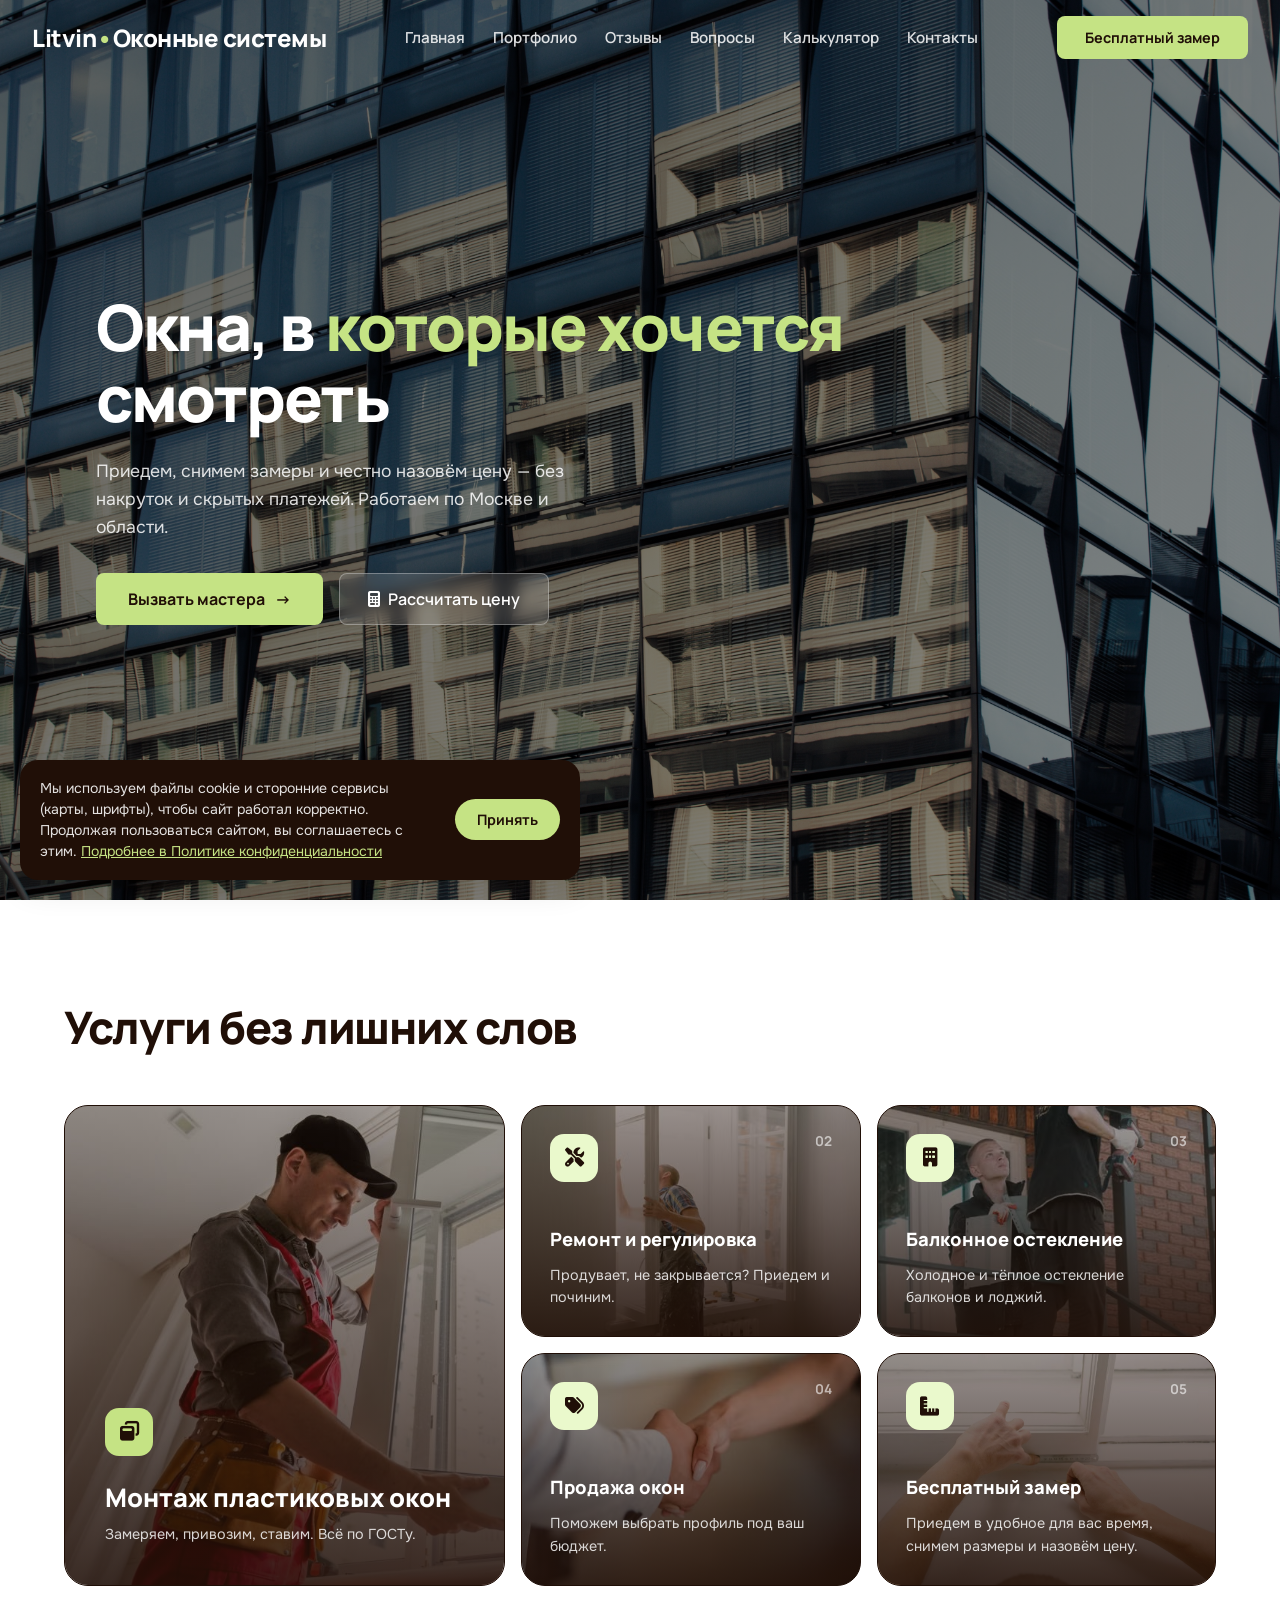
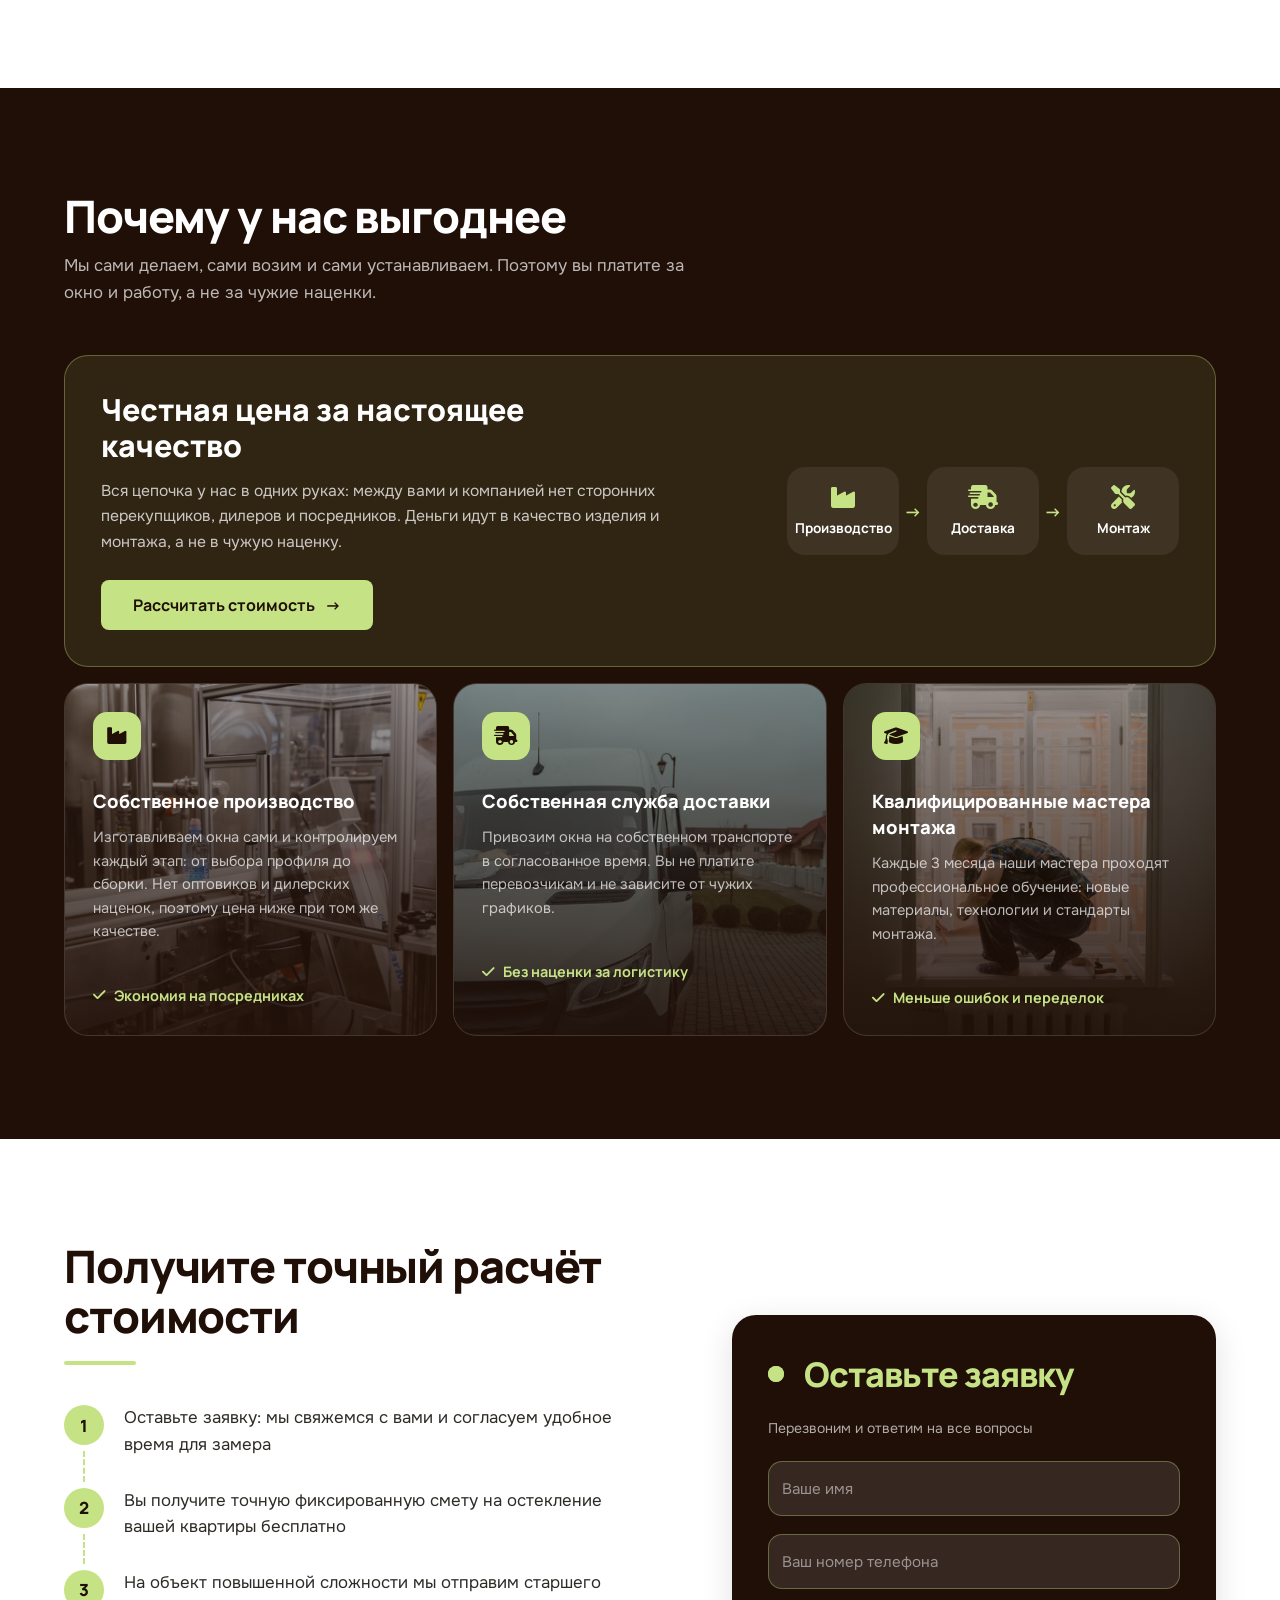
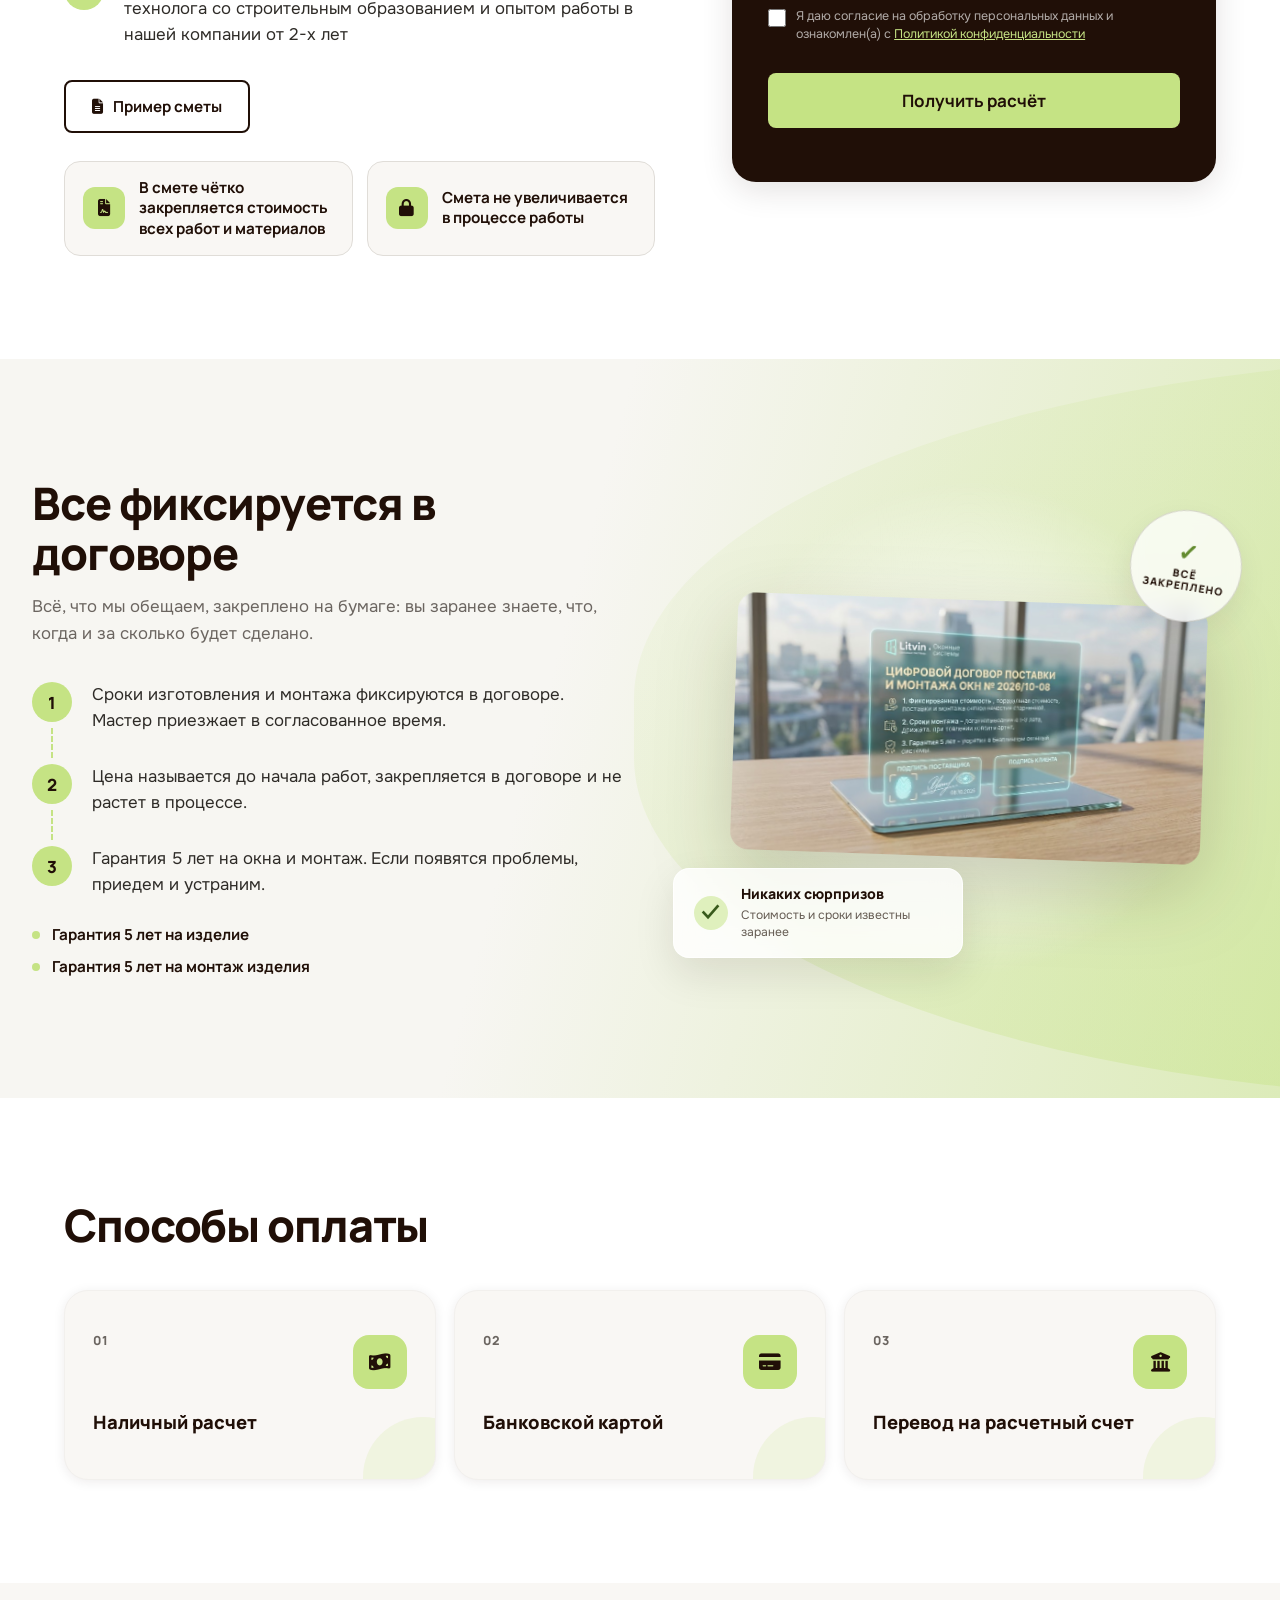
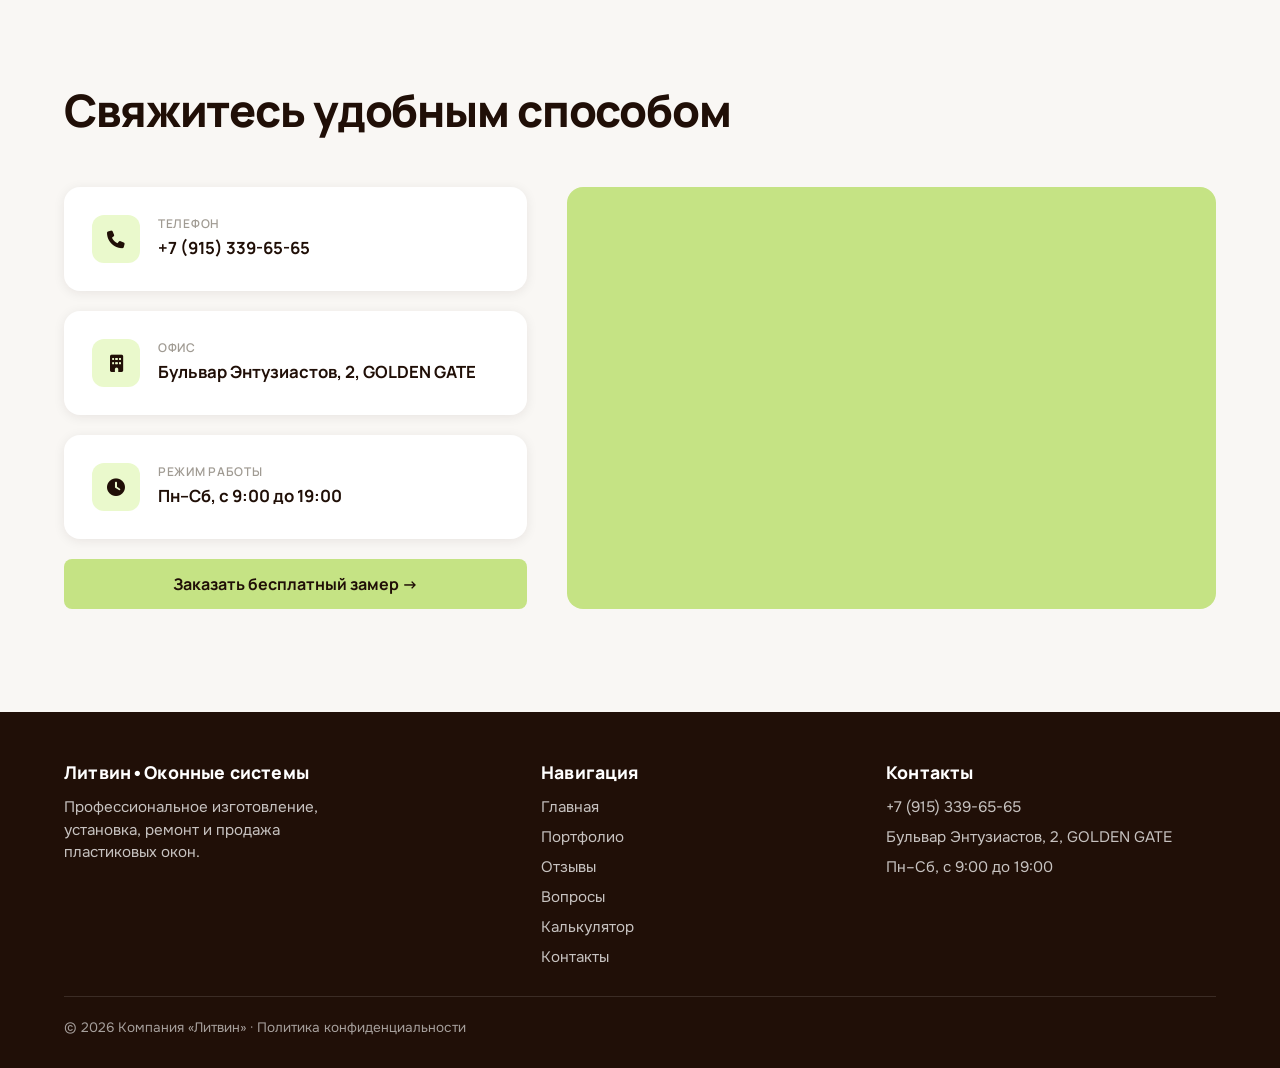
<file: index.html>
<!DOCTYPE html>
<html lang="ru">
<head>
  <meta charset="UTF-8" />
  <meta name="viewport" content="width=device-width, initial-scale=1.0" />
  <title>Окна — Профессиональный монтаж</title>
  
  <link rel="preconnect" href="https://fonts.googleapis.com" />
  <link rel="preconnect" href="https://fonts.gstatic.com" crossorigin />
  <link href="https://fonts.googleapis.com/css2?family=Manrope:wght@300;400;500;600;700;800&family=Onest:wght@300;400;500;600;700&display=swap" rel="stylesheet" />
  <link rel="stylesheet" href="https://cdnjs.cloudflare.com/ajax/libs/font-awesome/6.5.0/css/all.min.css" />
  <link rel="stylesheet" href="css/style.css" />
</head>
<body>

  <!-- Лоудер -->
  <div class="loader-wrapper" id="loaderWrapper">
    <div class="loader">
      <div class="truckWrapper">
        <div class="truckBody">
          <svg xmlns="http://www.w3.org/2000/svg" fill="none" viewBox="0 0 198 93" class="trucksvg">
            <path stroke-width="3" stroke="#282828" fill="#F83D3D" d="M135 22.5H177.264C178.295 22.5 179.22 23.133 179.594 24.0939L192.33 56.8443C192.442 57.1332 192.5 57.4404 192.5 57.7504V89C192.5 90.3807 191.381 91.5 190 91.5H135C133.619 91.5 132.5 90.3807 132.5 89V25C132.5 23.6193 133.619 22.5 135 22.5Z"></path>
            <path stroke-width="3" stroke="#282828" fill="#7D7C7C" d="M146 33.5H181.741C182.779 33.5 183.709 34.1415 184.078 35.112L190.538 52.112C191.16 53.748 189.951 55.5 188.201 55.5H146C144.619 55.5 143.5 54.3807 143.5 53V36C143.5 34.6193 144.619 33.5 146 33.5Z"></path>
            <path stroke-width="2" stroke="#282828" fill="#282828" d="M150 65C150 65.39 149.763 65.8656 149.127 66.2893C148.499 66.7083 147.573 67 146.5 67C145.427 67 144.501 66.7083 143.873 66.2893C143.237 65.8656 143 65.39 143 65C143 64.61 143.237 64.1344 143.873 63.7107C144.501 63.2917 145.427 63 146.5 63C147.573 63 148.499 63.2917 149.127 63.7107C149.763 64.1344 150 64.61 150 65Z"></path>
            <rect stroke-width="2" stroke="#282828" fill="#FFFCAB" rx="1" height="7" width="5" y="63" x="187"></rect>
            <rect stroke-width="2" stroke="#282828" fill="#282828" rx="1" height="11" width="4" y="81" x="193"></rect>
            <rect stroke-width="3" stroke="#282828" fill="#DFDFDF" rx="2.5" height="90" width="121" y="1.5" x="6.5"></rect>
            <rect stroke-width="2" stroke="#282828" fill="#DFDFDF" rx="2" height="4" width="6" y="84" x="1"></rect>
          </svg>
        </div>
        <div class="truckTires">
          <svg xmlns="http://www.w3.org/2000/svg" fill="none" viewBox="0 0 30 30" class="tiresvg">
            <circle stroke-width="3" stroke="#282828" fill="#282828" r="13.5" cy="15" cx="15"></circle>
            <circle fill="#DFDFDF" r="7" cy="15" cx="15"></circle>
          </svg>
          <svg xmlns="http://www.w3.org/2000/svg" fill="none" viewBox="0 0 30 30" class="tiresvg">
            <circle stroke-width="3" stroke="#282828" fill="#282828" r="13.5" cy="15" cx="15"></circle>
            <circle fill="#DFDFDF" r="7" cy="15" cx="15"></circle>
          </svg>
        </div>
        <div class="road"></div>
        <svg xml:space="preserve" viewBox="0 0 453.459 453.459" xmlns="http://www.w3.org/2000/svg" id="Capa_1" version="1.1" fill="#000000" class="lampPost">
          <path d="M252.882,0c-37.781,0-68.686,29.953-70.245,67.358h-6.917v8.954c-26.109,2.163-45.463,10.011-45.463,19.366h9.993c-1.65,5.146-2.507,10.54-2.507,16.017c0,28.956,23.558,52.514,52.514,52.514c28.956,0,52.514-23.558,52.514-52.514c0-5.478-0.856-10.872-2.506-16.017h9.992c0-9.354-19.352-17.204-45.463-19.366v-8.954h-6.149C200.189,38.779,223.924,16,252.882,16c29.952,0,54.32,24.368,54.32,54.32c0,28.774-11.078,37.009-25.105,47.437c-17.444,12.968-37.216,27.667-37.216,78.884v113.914h-0.797c-5.068,0-9.174,4.108-9.174,9.177c0,2.844,1.293,5.383,3.321,7.066c-3.432,27.933-26.851,95.744-8.226,115.459v11.202h45.75v-11.202c18.625-19.715-4.794-87.527-8.227-115.459c2.029-1.683,3.322-4.223,3.322-7.066c0-5.068-4.107-9.177-9.176-9.177h-0.795V196.641c0-43.174,14.942-54.283,30.762-66.043c14.793-10.997,31.559-23.461,31.559-60.277C323.202,31.545,291.656,0,252.882,0z M232.77,111.694c0,23.442-19.071,42.514-42.514,42.514c-23.442,0-42.514-19.072-42.514-42.514c0-5.531,1.078-10.957,3.141-16.017h78.747C231.693,100.736,232.77,106.162,232.77,111.694z"></path>
        </svg>
      </div>
    </div>
  </div>

  <!-- Мобильное меню -->
  <div class="menu-overlay" id="menuOverlay"></div>
  <div class="mobile-menu" id="mobileMenu">
    <a href="index.html">Главная</a>
    <a href="portfolio.html">Портфолио</a>
    <a href="reviews.html">Отзывы</a>
    <a href="faq.html">Вопросы</a>
    <a href="calculator.html">Калькулятор</a>
    <a href="#contacts">Контакты</a>
    <button class="nav-cta mobile-cta" onclick="openLeadModal()">Бесплатный замер</button>
  </div>

  <!-- Шапка -->
  <header id="header">
    <div class="nav-container">
      <div class="nav-logo">
        <a href="#">Litvin<span>•</span>Оконные системы</a>
      </div>
      
      <nav class="nav-links">
        <a href="index.html">Главная</a>
        <a href="portfolio.html">Портфолио</a>
        <a href="reviews.html">Отзывы</a>
        <a href="faq.html">Вопросы</a>
        <a href="calculator.html">Калькулятор</a>
        <a href="#contacts">Контакты</a>
      </nav>
      
      <button class="nav-cta" onclick="openLeadModal()">Бесплатный замер</button>
      <button class="hamburger" id="menuOpen" aria-label="Меню"><i class="fa fa-bars"></i></button>
    </div>
  </header>

  <!-- Герой -->
  <section id="hero">
    <div class="hero-overlay"></div>
    <div class="hero-content">
      <div class="hero-text">
        <h1>Окна, в <span>которые хочется</span><br/> смотреть</h1>
        <p>Приедем, снимем замеры и честно назовём цену — без накруток и скрытых платежей. Работаем по Москве и области.</p>
        <div class="hero-btns">
          <button class="btn-primary" onclick="openLeadModal()">Вызвать мастера <span class="arrow">→</span></button>
          <a href="calculator.html" class="btn-secondary"><i class="fa fa-calculator"></i> Рассчитать цену</a>
        </div>
      </div>
    </div>
  </section>

  <!-- Услуги -->
  <section id="services">
    <div class="section-inner">
      <h2 class="section-title reveal">Услуги без лишних слов</h2>
      <div class="services-grid">
        <div class="service-card featured reveal" data-photo="montazh">
          <div class="service-icon"><i class="fa fa-window-restore"></i></div>
          <div>
            <div class="service-name">Монтаж пластиковых окон</div>
            <div class="service-desc">Замеряем, привозим, ставим. Всё по ГОСТу.</div>
          </div>
          <div class="service-num">01</div>
        </div>
        <div class="service-card reveal" data-photo="remont">
          <div class="service-icon"><i class="fa fa-screwdriver-wrench"></i></div>
          <div class="service-name">Ремонт и регулировка</div>
          <div class="service-desc">Продувает, не закрывается? Приедем и починим.</div>
          <div class="service-num">02</div>
        </div>
        <div class="service-card reveal" data-photo="balkon">
          <div class="service-icon"><i class="fa fa-building"></i></div>
          <div class="service-name">Балконное остекление</div>
          <div class="service-desc">Холодное и тёплое остекление балконов и лоджий.</div>
          <div class="service-num">03</div>
        </div>
        <div class="service-card reveal" data-photo="prodazha">
          <div class="service-icon"><i class="fa fa-tags"></i></div>
          <div class="service-name">Продажа окон</div>
          <div class="service-desc">Поможем выбрать профиль под ваш бюджет.</div>
          <div class="service-num">04</div>
        </div>
        <div class="service-card reveal" data-photo="zamer">
          <div class="service-icon"><i class="fa fa-ruler-combined"></i></div>
          <div class="service-name">Бесплатный замер</div>
          <div class="service-desc">Приедем в удобное для вас время, снимем размеры и назовём цену.</div>
          <div class="service-num">05</div>
        </div>
      </div>
    </div>
  </section>

  <!-- Преимущества -->
  <section id="advantages">
    <div class="section-inner">
      <h2 class="section-title reveal">Почему у нас выгоднее</h2>
      <p class="adv-lead reveal">Мы сами делаем, сами возим и сами устанавливаем. Поэтому вы платите за окно и работу, а не за чужие наценки.</p>

      <div class="adv-grid">
        <div class="adv-card adv-main reveal">
          <div class="adv-main-text">
            <div class="adv-main-title">Честная цена за настоящее качество</div>
            <p>Вся цепочка у нас в одних руках: между вами и компанией нет сторонних перекупщиков, дилеров и посредников. Деньги идут в качество изделия и монтажа, а не в чужую наценку.</p>
            <a href="calculator.html" class="btn-primary">Рассчитать стоимость <span class="arrow">→</span></a>
          </div>
          <div class="adv-chain" aria-label="Производство, доставка, монтаж">
            <div class="adv-step"><i class="fa fa-industry"></i><span>Производство</span></div>
            <div class="adv-step"><i class="fa fa-truck-fast"></i><span>Доставка</span></div>
            <div class="adv-step"><i class="fa fa-screwdriver-wrench"></i><span>Монтаж</span></div>
          </div>
        </div>

        <div class="adv-card reveal" data-photo="proizvodstvo">
          <div class="adv-icon"><i class="fa fa-industry"></i></div>
          <div class="adv-name">Собственное производство</div>
          <div class="adv-desc">Изготавливаем окна сами и контролируем каждый этап: от выбора профиля до сборки. Нет оптовиков и дилерских наценок, поэтому цена ниже при том же качестве.</div>
          <div class="adv-benefit"><i class="fa fa-check"></i> Экономия на посредниках</div>
        </div>

        <div class="adv-card reveal" data-photo="dostavka">
          <div class="adv-icon"><i class="fa fa-truck-fast"></i></div>
          <div class="adv-name">Собственная служба доставки</div>
          <div class="adv-desc">Привозим окна на собственном транспорте в согласованное время. Вы не платите перевозчикам и не зависите от чужих графиков.</div>
          <div class="adv-benefit"><i class="fa fa-check"></i> Без наценки за логистику</div>
        </div>

        <div class="adv-card reveal" data-photo="montazhniki">
          <div class="adv-icon"><i class="fa fa-graduation-cap"></i></div>
          <div class="adv-name">Квалифицированные мастера монтажа</div>
          <div class="adv-desc">Каждые 3 месяца наши мастера проходят профессиональное обучение: новые материалы, технологии и стандарты монтажа.</div>
          <div class="adv-benefit"><i class="fa fa-check"></i> Меньше ошибок и переделок</div>
        </div>
      </div>
    </div>
  </section>

  <!-- Заявка на расчёт -->
  <section id="quote">
    <div class="section-inner quote-grid">
      <div class="quote-info">
        <h2 class="section-title reveal">Получите точный расчёт стоимости</h2>
        <span class="quote-line reveal"></span>
        <ol class="quote-steps">
          <li class="quote-step reveal">
            <span class="quote-num">1</span>
            <p>Оставьте заявку: мы свяжемся с вами и согласуем удобное время для замера</p>
          </li>
          <li class="quote-step reveal">
            <span class="quote-num">2</span>
            <p>Вы получите точную фиксированную смету на остекление вашей квартиры бесплатно</p>
          </li>
          <li class="quote-step reveal">
            <span class="quote-num">3</span>
            <p>На объект повышенной сложности мы отправим старшего технолога со строительным образованием и опытом работы в нашей компании от 2-х лет</p>
          </li>
        </ol>

        <!-- Пример сметы: положите файл в папку docs/ (имя можно поменять здесь) -->
        <a class="btn-outline quote-sample reveal" href="docs/primer-smety.pdf" target="_blank" rel="noopener">
          <i class="fa fa-file-lines"></i> Пример сметы
        </a>

        <div class="quote-guarantees">
          <div class="quote-guarantee reveal">
            <i class="fa fa-file-contract"></i>
            <span>В смете чётко закрепляется стоимость всех работ и материалов</span>
          </div>
          <div class="quote-guarantee reveal">
            <i class="fa fa-lock"></i>
            <span>Смета не увеличивается в процессе работы</span>
          </div>
        </div>
      </div>

      <div class="quote-card reveal">
        <form class="form" id="quoteForm" novalidate>
          <p class="title">Оставьте заявку</p>
          <p class="message">Перезвоним и ответим на все вопросы</p>

          <label>
            <input class="input" type="text" id="quoteName" placeholder=" " autocomplete="name" required>
            <span>Ваше имя</span>
          </label>

          <label>
            <input class="input" type="tel" id="quotePhone" placeholder=" " autocomplete="tel" required>
            <span>Ваш номер телефона</span>
          </label>

          <label class="consent">
            <input type="checkbox" id="quoteConsent" required>
            <span>Я даю согласие на обработку персональных данных и ознакомлен(а) с <a href="privacy.html" target="_blank" rel="noopener">Политикой конфиденциальности</a></span>
          </label>

          <button type="submit" class="submit">Получить расчёт</button>
          <div class="form-notification-slot" id="quoteNotice"></div>
        </form>
      </div>
    </div>
  </section>
  <!-- Договор -->
  <section id="contract">
    <div class="contract-layout">
      <div class="contract-content">
        <h2 class="section-title reveal">Все фиксируется в договоре</h2>
        <p class="contract-lead reveal">Всё, что мы обещаем, закреплено на бумаге: вы заранее знаете, что, когда и за сколько будет сделано.</p>

        <div class="contract-info">
          <div class="contract-point reveal">
            <span class="contract-num">1</span>
            <p>Сроки изготовления и монтажа фиксируются в договоре. Мастер приезжает в согласованное время.</p>
          </div>
          <div class="contract-point reveal">
            <span class="contract-num">2</span>
            <p>Цена называется до начала работ, закрепляется в договоре и не растет в процессе.</p>
          </div>
          <div class="contract-point reveal">
            <span class="contract-num">3</span>
            <p>Гарантия 5 лет на окна и монтаж. Если появятся проблемы, приедем и устраним.</p>
          </div>
        </div>

        <ul class="contract-list reveal">
          <li><span class="contract-bullet"></span><span>Гарантия 5 лет на изделие</span></li>
          <li><span class="contract-bullet"></span><span>Гарантия 5 лет на монтаж изделия</span></li>
        </ul>
      </div>
      <div class="contract-visual" aria-label="Образец договора компании">
        <div class="contract-visual-glow"></div>
        <img src="images/doc.jpg" alt="Документ договора" class="contract-document" loading="lazy">
        <div class="contract-stamp"><span class="contract-stamp-check">✓</span><span>ВСЁ<br>ЗАКРЕПЛЕНО</span></div>
        <div class="contract-note"><span class="contract-note-mark">✓</span><span><strong>Никаких сюрпризов</strong><small>Стоимость и сроки известны заранее</small></span></div>
      </div>
    </div>
  </section>
  
  <!-- Способы оплаты -->
  <section id="payment">
    <div class="section-inner">
      <h2 class="section-title reveal">Способы оплаты</h2>
            <div class="payment-grid">
        <article class="payment-card reveal">
          <div class="payment-card-top">
            <span class="payment-num">01</span>
            <div class="payment-icon"><i class="fa fa-money-bill-wave"></i></div>
          </div>
          <h3>Наличный расчет</h3>
          
        </article>

        <article class="payment-card reveal">
          <div class="payment-card-top">
            <span class="payment-num">02</span>
            <div class="payment-icon"><i class="fa fa-credit-card"></i></div>
          </div>
          <h3>Банковской картой</h3>
          
        </article>

        <article class="payment-card reveal">
          <div class="payment-card-top">
            <span class="payment-num">03</span>
            <div class="payment-icon"><i class="fa fa-building-columns"></i></div>
          </div>
          <h3>Перевод на расчетный счет</h3>
          
        </article>
      </div>
    </div>
  </section>

  <!-- Контакты -->
  <section id="contacts">
    <div class="section-inner">
      <h2 class="section-title reveal">Свяжитесь удобным способом</h2>
      <div class="contacts-grid">
        <div class="contact-info">
          <div class="contact-block">
            <div class="ci-icon"><i class="fa fa-phone"></i></div>
            <div>
              <div class="ci-label">Телефон</div>
              <a class="ci-value" href="tel:+79153396565">+7 (915) 339-65-65</a>
            </div>
          </div>
          <div class="contact-block">
            <div class="ci-icon"><i class="fa fa-building"></i></div>
            <div>
              <div class="ci-label">Офис</div>
              <span class="ci-value">Бульвар Энтузиастов, 2, GOLDEN GATE</span>
           
            </div>
          </div>
          <div class="contact-block">
            <div class="ci-icon"><i class="fa fa-clock"></i></div>
            <div>
              <div class="ci-label">Режим работы</div>
              <span class="ci-value">Пн–Сб, с 9:00 до 19:00</span>
            </div>
          </div>
          <button class="btn-primary" style="width:100%;justify-content:center;" onclick="openLeadModal()">Заказать бесплатный замер →</button>
        </div>
        <div class="map-wrap">
          <iframe
            src="https://yandex.ru/map-widget/v1/?ll=37.682317%2C55.746233&z=17&pt=37.682317%2C55.746233%2Cpm2rdm"
            title="Карта: Бульвар Энтузиастов, 2, GOLDEN GATE"
            loading="lazy"
            referrerpolicy="no-referrer-when-downgrade"
            allowfullscreen></iframe>
        </div>
      </div>
    </div>
  </section>

  <!-- Футер -->
  <footer class="site-footer">
    <div class="sf-inner">
      <div class="sf-grid">
        <div class="sf-col sf-brand">
          <div class="sf-title">Литвин•Оконные системы</div>
          <p>Профессиональное изготовление, установка, ремонт и продажа пластиковых окон.</p>
        </div>

        <nav class="sf-col" aria-label="Навигация по сайту">
          <div class="sf-title">Навигация</div>
          <ul class="sf-list">
            <li><a href="index.html#hero">Главная</a></li>
            <li><a href="portfolio.html">Портфолио</a></li>
            <li><a href="reviews.html">Отзывы</a></li>
            <li><a href="faq.html">Вопросы</a></li>
            <li><a href="calculator.html">Калькулятор</a></li>
            <li><a href="index.html#contacts">Контакты</a></li>
          </ul>
        </nav>

        <div class="sf-col">
          <div class="sf-title">Контакты</div>
          <ul class="sf-list">
            <li><a href="tel:+79153396565">+7 (915) 339-65-65</a></li>
            <li>Бульвар Энтузиастов, 2, GOLDEN GATE</li>
            <li>Пн–Сб, с 9:00 до 19:00</li>
          </ul>
        </div>
      </div>

      <div class="sf-bottom">
        <p>© 2026 Компания «Литвин» · <a href="privacy.html">Политика конфиденциальности</a></p>
      </div>
    </div>
  </footer>

  <!-- Кнопка наверх -->
  <button id="scroll-top" onclick="window.scrollTo({top:0,behavior:'smooth'})">
    <i class="fa fa-arrow-up"></i>
  </button>

  <!-- МОДАЛЬНОЕ ОКНО ФОРМЫ ЗАЯВКИ -->
  <div class="lead-modal-overlay" id="leadModalOverlay" onclick="closeLeadModal(event)">
    <div class="lead-modal" role="dialog" aria-modal="true" aria-labelledby="leadModalTitle">
      <button class="lead-modal-close" onclick="closeLeadModal()" aria-label="Закрыть">
        <i class="fa fa-times"></i>
      </button>

      <form class="form" id="leadForm" novalidate>
        <p class="title" id="leadModalTitle">Бесплатный замер</p>
        <p class="message">Оставьте заявку — с вами свяжутся в ближайшее время</p>

        <label>
          <input class="input" type="text" id="userName" placeholder=" " required>
          <span>Ваше имя</span>
        </label>

        <label>
          <input class="input" type="tel" id="userPhone" placeholder=" " required>
          <span>Телефон</span>
        </label>

        <label>
          <input class="input" type="text" id="userAddress" placeholder=" ">
          <span>Адрес (необязательно)</span>
        </label>

        <label>
          <textarea class="input textarea" id="userMessage" rows="3" placeholder=" "></textarea>
          <span>Комментарий</span>
        </label>

        <label class="consent">
          <input type="checkbox" id="userConsent" required>
          <span>Я даю согласие на обработку персональных данных и ознакомлен(а) с <a href="privacy.html" target="_blank" rel="noopener">Политикой конфиденциальности</a></span>
        </label>

        <button type="submit" class="submit">Отправить заявку</button>
        <div class="form-notification-slot" id="formNotificationSlot"></div>
      </form>
    </div>
  </div>

  <script src="js/main.js"></script>
</body>
</html>
</file>
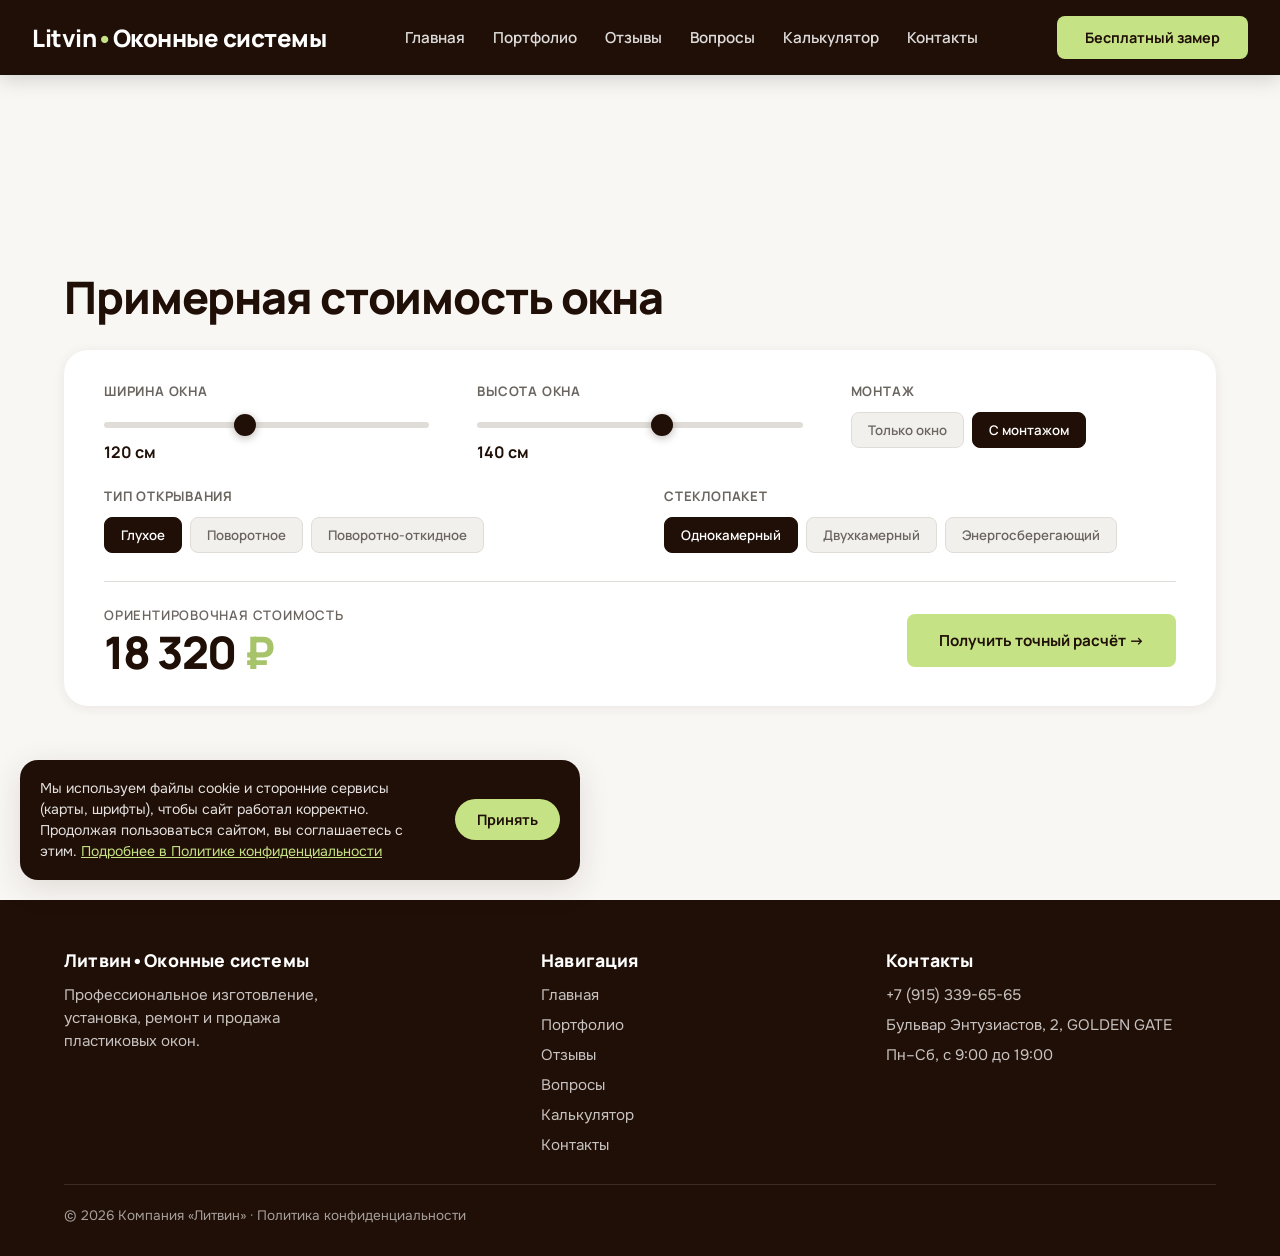
<file: calculator.html>
<!DOCTYPE html>
<html lang="ru">
<head>
  <meta charset="UTF-8" />
  <meta name="viewport" content="width=device-width, initial-scale=1.0" />
  <title>Калькулятор — Litvin Оконные системы</title>
  
  <link rel="preconnect" href="https://fonts.googleapis.com" />
  <link rel="preconnect" href="https://fonts.gstatic.com" crossorigin />
  <link href="https://fonts.googleapis.com/css2?family=Manrope:wght@300;400;500;600;700;800&family=Onest:wght@300;400;500;600;700&display=swap" rel="stylesheet" />
  <link rel="stylesheet" href="https://cdnjs.cloudflare.com/ajax/libs/font-awesome/6.5.0/css/all.min.css" />
  <link rel="stylesheet" href="css/style.css" />
</head>
<body class="standalone-page">

  <!-- Лоудер -->
  <div class="loader-wrapper" id="loaderWrapper">
    <div class="loader">
      <div class="truckWrapper">
        <div class="truckBody">
          <svg xmlns="http://www.w3.org/2000/svg" fill="none" viewBox="0 0 198 93" class="trucksvg">
            <path stroke-width="3" stroke="#282828" fill="#F83D3D" d="M135 22.5H177.264C178.295 22.5 179.22 23.133 179.594 24.0939L192.33 56.8443C192.442 57.1332 192.5 57.4404 192.5 57.7504V89C192.5 90.3807 191.381 91.5 190 91.5H135C133.619 91.5 132.5 90.3807 132.5 89V25C132.5 23.6193 133.619 22.5 135 22.5Z"></path>
            <path stroke-width="3" stroke="#282828" fill="#7D7C7C" d="M146 33.5H181.741C182.779 33.5 183.709 34.1415 184.078 35.112L190.538 52.112C191.16 53.748 189.951 55.5 188.201 55.5H146C144.619 55.5 143.5 54.3807 143.5 53V36C143.5 34.6193 144.619 33.5 146 33.5Z"></path>
            <path stroke-width="2" stroke="#282828" fill="#282828" d="M150 65C150 65.39 149.763 65.8656 149.127 66.2893C148.499 66.7083 147.573 67 146.5 67C145.427 67 144.501 66.7083 143.873 66.2893C143.237 65.8656 143 65.39 143 65C143 64.61 143.237 64.1344 143.873 63.7107C144.501 63.2917 145.427 63 146.5 63C147.573 63 148.499 63.2917 149.127 63.7107C149.763 64.1344 150 64.61 150 65Z"></path>
            <rect stroke-width="2" stroke="#282828" fill="#FFFCAB" rx="1" height="7" width="5" y="63" x="187"></rect>
            <rect stroke-width="2" stroke="#282828" fill="#282828" rx="1" height="11" width="4" y="81" x="193"></rect>
            <rect stroke-width="3" stroke="#282828" fill="#DFDFDF" rx="2.5" height="90" width="121" y="1.5" x="6.5"></rect>
            <rect stroke-width="2" stroke="#282828" fill="#DFDFDF" rx="2" height="4" width="6" y="84" x="1"></rect>
          </svg>
        </div>
        <div class="truckTires">
          <svg xmlns="http://www.w3.org/2000/svg" fill="none" viewBox="0 0 30 30" class="tiresvg">
            <circle stroke-width="3" stroke="#282828" fill="#282828" r="13.5" cy="15" cx="15"></circle>
            <circle fill="#DFDFDF" r="7" cy="15" cx="15"></circle>
          </svg>
          <svg xmlns="http://www.w3.org/2000/svg" fill="none" viewBox="0 0 30 30" class="tiresvg">
            <circle stroke-width="3" stroke="#282828" fill="#282828" r="13.5" cy="15" cx="15"></circle>
            <circle fill="#DFDFDF" r="7" cy="15" cx="15"></circle>
          </svg>
        </div>
        <div class="road"></div>
        <svg xml:space="preserve" viewBox="0 0 453.459 453.459" xmlns="http://www.w3.org/2000/svg" id="Capa_1" version="1.1" fill="#000000" class="lampPost">
          <path d="M252.882,0c-37.781,0-68.686,29.953-70.245,67.358h-6.917v8.954c-26.109,2.163-45.463,10.011-45.463,19.366h9.993c-1.65,5.146-2.507,10.54-2.507,16.017c0,28.956,23.558,52.514,52.514,52.514c28.956,0,52.514-23.558,52.514-52.514c0-5.478-0.856-10.872-2.506-16.017h9.992c0-9.354-19.352-17.204-45.463-19.366v-8.954h-6.149C200.189,38.779,223.924,16,252.882,16c29.952,0,54.32,24.368,54.32,54.32c0,28.774-11.078,37.009-25.105,47.437c-17.444,12.968-37.216,27.667-37.216,78.884v113.914h-0.797c-5.068,0-9.174,4.108-9.174,9.177c0,2.844,1.293,5.383,3.321,7.066c-3.432,27.933-26.851,95.744-8.226,115.459v11.202h45.75v-11.202c18.625-19.715-4.794-87.527-8.227-115.459c2.029-1.683,3.322-4.223,3.322-7.066c0-5.068-4.107-9.177-9.176-9.177h-0.795V196.641c0-43.174,14.942-54.283,30.762-66.043c14.793-10.997,31.559-23.461,31.559-60.277C323.202,31.545,291.656,0,252.882,0z M232.77,111.694c0,23.442-19.071,42.514-42.514,42.514c-23.442,0-42.514-19.072-42.514-42.514c0-5.531,1.078-10.957,3.141-16.017h78.747C231.693,100.736,232.77,106.162,232.77,111.694z"></path>
        </svg>
      </div>
    </div>
  </div>

  <!-- Мобильное меню -->
  <div class="menu-overlay" id="menuOverlay"></div>
  <div class="mobile-menu" id="mobileMenu">
    <button class="menu-close" id="menuClose" aria-label="Закрыть"><i class="fa fa-times"></i></button>
    <a href="index.html">Главная</a>
    <a href="portfolio.html">Портфолио</a>
    <a href="reviews.html">Отзывы</a>
    <a href="faq.html">Вопросы</a>
    <a href="calculator.html">Калькулятор</a>
    <a href="index.html#contacts">Контакты</a>
    <button class="nav-cta mobile-cta" onclick="openLeadModal()">Бесплатный замер</button>
  </div>

  <!-- Шапка -->
  <header id="header" class="page-header">
    <div class="nav-container">
      <div class="nav-logo">
        <a href="#">Litvin<span>•</span>Оконные системы</a>
      </div>
      
      <nav class="nav-links">
        <a href="index.html">Главная</a>
        <a href="portfolio.html">Портфолио</a>
        <a href="reviews.html">Отзывы</a>
        <a href="faq.html">Вопросы</a>
        <a href="calculator.html">Калькулятор</a>
        <a href="index.html#contacts">Контакты</a>
      </nav>
      
      <button class="nav-cta" onclick="openLeadModal()">Бесплатный замер</button>
      <button class="hamburger" id="menuOpen" aria-label="Меню"><i class="fa fa-bars"></i></button>
    </div>
  </header>

  
  <main class="standalone-main">
<section id="calculator">
    <div class="section-inner">
      <h2 class="section-title reveal">Примерная стоимость окна</h2>
      <div class="calc-wrapper">
        <div class="calc-form">
          <div class="calc-group">
            <label class="calc-label">Ширина окна</label>
            <input type="range" class="calc-range" id="rangeW" min="60" max="200" value="120" step="5" />
            <span class="range-val"><span id="valW">120</span> см</span>
          </div>
          <div class="calc-group">
            <label class="calc-label">Высота окна</label>
            <input type="range" class="calc-range" id="rangeH" min="60" max="200" value="140" step="5" />
            <span class="range-val"><span id="valH">140</span> см</span>
          </div>
          <div class="calc-group">
            <label class="calc-label">Тип открывания</label>
            <div class="toggle-group" id="openType">
              <button class="toggle-btn active" data-val="1" onclick="setToggle('openType', this)">Глухое</button>
              <button class="toggle-btn" data-val="1.15" onclick="setToggle('openType', this)">Поворотное</button>
              <button class="toggle-btn" data-val="1.25" onclick="setToggle('openType', this)">Поворотно-откидное</button>
            </div>
          </div>
          <div class="calc-group">
            <label class="calc-label">Стеклопакет</label>
            <div class="toggle-group" id="glassType">
              <button class="toggle-btn active" data-val="1" onclick="setToggle('glassType', this)">Однокамерный</button>
              <button class="toggle-btn" data-val="1.2" onclick="setToggle('glassType', this)">Двухкамерный</button>
              <button class="toggle-btn" data-val="1.4" onclick="setToggle('glassType', this)">Энергосберегающий</button>
            </div>
          </div>
          <div class="calc-group">
            <label class="calc-label">Монтаж</label>
            <div class="toggle-group" id="mountType">
              <button class="toggle-btn" data-val="0" onclick="setToggle('mountType', this)">Только окно</button>
              <button class="toggle-btn active" data-val="1" onclick="setToggle('mountType', this)">С монтажом</button>
            </div>
          </div>
        </div>
        <div class="calc-result">
          <div class="calc-total">
            <div class="calc-result-label">Ориентировочная стоимость</div>
            <div class="calc-price" id="calcPrice">18 400 <span>₽</span></div>
          </div>
          <button class="btn-amber" onclick="openLeadModal()">Получить точный расчёт →</button>
        </div>
      </div>
    </div>
  </section>
  </main>
<!-- Футер -->
  <footer class="site-footer">
    <div class="sf-inner">
      <div class="sf-grid">
        <div class="sf-col sf-brand">
          <div class="sf-title">Литвин•Оконные системы</div>
          <p>Профессиональное изготовление, установка, ремонт и продажа пластиковых окон.</p>
        </div>

        <nav class="sf-col" aria-label="Навигация по сайту">
          <div class="sf-title">Навигация</div>
          <ul class="sf-list">
            <li><a href="index.html">Главная</a></li>
            <li><a href="portfolio.html">Портфолио</a></li>
            <li><a href="reviews.html">Отзывы</a></li>
            <li><a href="faq.html">Вопросы</a></li>
            <li><a href="calculator.html#calculator">Калькулятор</a></li>
            <li><a href="index.html#contacts">Контакты</a></li>
          </ul>
        </nav>

        <div class="sf-col">
          <div class="sf-title">Контакты</div>
          <ul class="sf-list">
            <li><a href="tel:+79153396565">+7 (915) 339-65-65</a></li>
            <li>Бульвар Энтузиастов, 2, GOLDEN GATE</li>
            <li>Пн–Сб, с 9:00 до 19:00</li>
          </ul>
        </div>
      </div>

      <div class="sf-bottom">
        <p>© 2026 Компания «Литвин» · <a href="privacy.html">Политика конфиденциальности</a></p>
      </div>
    </div>
  </footer>

  <!-- Кнопка наверх -->
  <button id="scroll-top" onclick="window.scrollTo({top:0,behavior:'smooth'})">
    <i class="fa fa-arrow-up"></i>
  </button>

  
<!-- МОДАЛЬНОЕ ОКНО ФОРМЫ ЗАЯВКИ -->
  <div class="lead-modal-overlay" id="leadModalOverlay" onclick="closeLeadModal(event)">
    <div class="lead-modal" role="dialog" aria-modal="true" aria-labelledby="leadModalTitle">
      <button class="lead-modal-close" onclick="closeLeadModal()" aria-label="Закрыть">
        <i class="fa fa-times"></i>
      </button>

      <form class="form" id="leadForm" novalidate>
        <p class="title" id="leadModalTitle">Бесплатный замер</p>
        <p class="message">Оставьте заявку — с вами свяжутся в ближайшее время</p>

        <label>
          <input class="input" type="text" id="userName" placeholder=" " required>
          <span>Ваше имя</span>
        </label>

        <label>
          <input class="input" type="tel" id="userPhone" placeholder=" " required>
          <span>Телефон</span>
        </label>

        <label>
          <input class="input" type="text" id="userAddress" placeholder=" ">
          <span>Адрес (необязательно)</span>
        </label>

        <label>
          <textarea class="input textarea" id="userMessage" rows="3" placeholder=" "></textarea>
          <span>Комментарий</span>
        </label>

        <label class="consent">
          <input type="checkbox" id="userConsent" required>
          <span>Я даю согласие на обработку персональных данных и ознакомлен(а) с <a href="privacy.html" target="_blank" rel="noopener">Политикой конфиденциальности</a></span>
        </label>

        <button type="submit" class="submit">Отправить заявку</button>
        <div class="form-notification-slot" id="formNotificationSlot"></div>
      </form>
    </div>
  </div>

  <script src="js/main.js"></script>
</body>
</html>
</file>
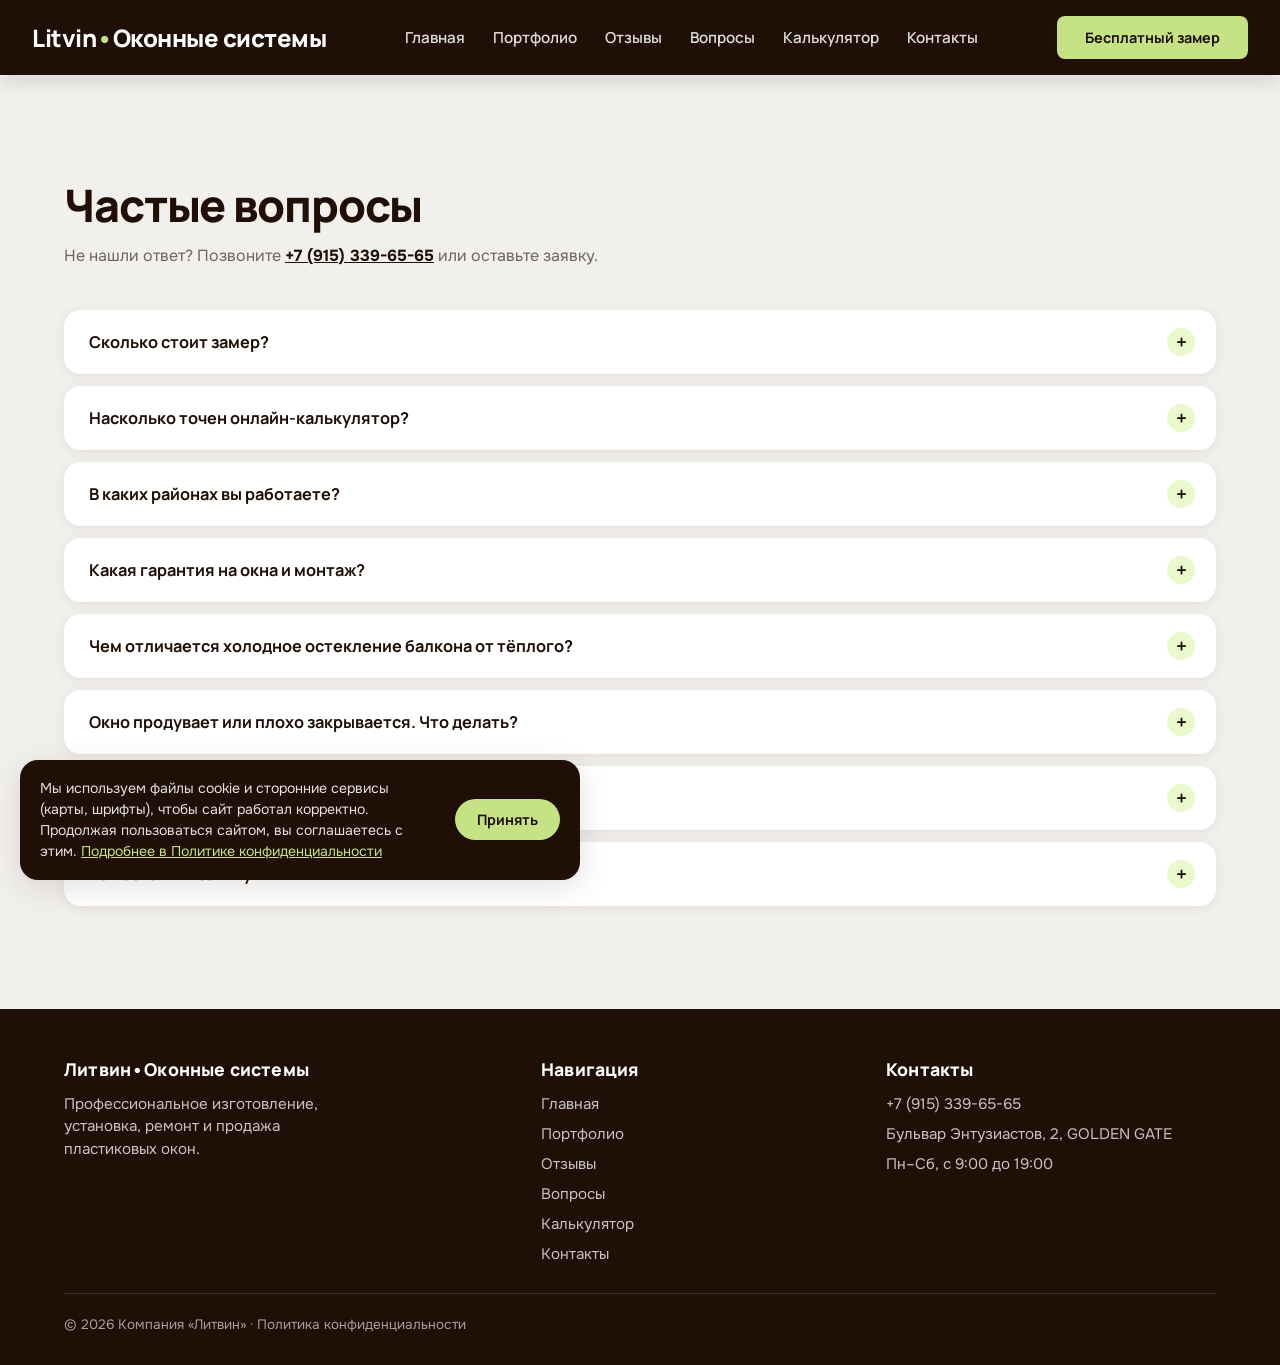
<file: faq.html>
<!DOCTYPE html>
<html lang="ru">
<head>
  <meta charset="UTF-8" />
  <meta name="viewport" content="width=device-width, initial-scale=1.0" />
  <title>Частые вопросы — Litvin Оконные системы</title>
  
  <link rel="preconnect" href="https://fonts.googleapis.com" />
  <link rel="preconnect" href="https://fonts.gstatic.com" crossorigin />
  <link href="https://fonts.googleapis.com/css2?family=Manrope:wght@300;400;500;600;700;800&family=Onest:wght@300;400;500;600;700&display=swap" rel="stylesheet" />
  <link rel="stylesheet" href="https://cdnjs.cloudflare.com/ajax/libs/font-awesome/6.5.0/css/all.min.css" />
  <link rel="stylesheet" href="css/style.css" />
</head>
<body class="standalone-page">

  <!-- Лоудер -->
  <div class="loader-wrapper" id="loaderWrapper">
    <div class="loader">
      <div class="truckWrapper">
        <div class="truckBody">
          <svg xmlns="http://www.w3.org/2000/svg" fill="none" viewBox="0 0 198 93" class="trucksvg">
            <path stroke-width="3" stroke="#282828" fill="#F83D3D" d="M135 22.5H177.264C178.295 22.5 179.22 23.133 179.594 24.0939L192.33 56.8443C192.442 57.1332 192.5 57.4404 192.5 57.7504V89C192.5 90.3807 191.381 91.5 190 91.5H135C133.619 91.5 132.5 90.3807 132.5 89V25C132.5 23.6193 133.619 22.5 135 22.5Z"></path>
            <path stroke-width="3" stroke="#282828" fill="#7D7C7C" d="M146 33.5H181.741C182.779 33.5 183.709 34.1415 184.078 35.112L190.538 52.112C191.16 53.748 189.951 55.5 188.201 55.5H146C144.619 55.5 143.5 54.3807 143.5 53V36C143.5 34.6193 144.619 33.5 146 33.5Z"></path>
            <path stroke-width="2" stroke="#282828" fill="#282828" d="M150 65C150 65.39 149.763 65.8656 149.127 66.2893C148.499 66.7083 147.573 67 146.5 67C145.427 67 144.501 66.7083 143.873 66.2893C143.237 65.8656 143 65.39 143 65C143 64.61 143.237 64.1344 143.873 63.7107C144.501 63.2917 145.427 63 146.5 63C147.573 63 148.499 63.2917 149.127 63.7107C149.763 64.1344 150 64.61 150 65Z"></path>
            <rect stroke-width="2" stroke="#282828" fill="#FFFCAB" rx="1" height="7" width="5" y="63" x="187"></rect>
            <rect stroke-width="2" stroke="#282828" fill="#282828" rx="1" height="11" width="4" y="81" x="193"></rect>
            <rect stroke-width="3" stroke="#282828" fill="#DFDFDF" rx="2.5" height="90" width="121" y="1.5" x="6.5"></rect>
            <rect stroke-width="2" stroke="#282828" fill="#DFDFDF" rx="2" height="4" width="6" y="84" x="1"></rect>
          </svg>
        </div>
        <div class="truckTires">
          <svg xmlns="http://www.w3.org/2000/svg" fill="none" viewBox="0 0 30 30" class="tiresvg">
            <circle stroke-width="3" stroke="#282828" fill="#282828" r="13.5" cy="15" cx="15"></circle>
            <circle fill="#DFDFDF" r="7" cy="15" cx="15"></circle>
          </svg>
          <svg xmlns="http://www.w3.org/2000/svg" fill="none" viewBox="0 0 30 30" class="tiresvg">
            <circle stroke-width="3" stroke="#282828" fill="#282828" r="13.5" cy="15" cx="15"></circle>
            <circle fill="#DFDFDF" r="7" cy="15" cx="15"></circle>
          </svg>
        </div>
        <div class="road"></div>
        <svg xml:space="preserve" viewBox="0 0 453.459 453.459" xmlns="http://www.w3.org/2000/svg" id="Capa_1" version="1.1" fill="#000000" class="lampPost">
          <path d="M252.882,0c-37.781,0-68.686,29.953-70.245,67.358h-6.917v8.954c-26.109,2.163-45.463,10.011-45.463,19.366h9.993c-1.65,5.146-2.507,10.54-2.507,16.017c0,28.956,23.558,52.514,52.514,52.514c28.956,0,52.514-23.558,52.514-52.514c0-5.478-0.856-10.872-2.506-16.017h9.992c0-9.354-19.352-17.204-45.463-19.366v-8.954h-6.149C200.189,38.779,223.924,16,252.882,16c29.952,0,54.32,24.368,54.32,54.32c0,28.774-11.078,37.009-25.105,47.437c-17.444,12.968-37.216,27.667-37.216,78.884v113.914h-0.797c-5.068,0-9.174,4.108-9.174,9.177c0,2.844,1.293,5.383,3.321,7.066c-3.432,27.933-26.851,95.744-8.226,115.459v11.202h45.75v-11.202c18.625-19.715-4.794-87.527-8.227-115.459c2.029-1.683,3.322-4.223,3.322-7.066c0-5.068-4.107-9.177-9.176-9.177h-0.795V196.641c0-43.174,14.942-54.283,30.762-66.043c14.793-10.997,31.559-23.461,31.559-60.277C323.202,31.545,291.656,0,252.882,0z M232.77,111.694c0,23.442-19.071,42.514-42.514,42.514c-23.442,0-42.514-19.072-42.514-42.514c0-5.531,1.078-10.957,3.141-16.017h78.747C231.693,100.736,232.77,106.162,232.77,111.694z"></path>
        </svg>
      </div>
    </div>
  </div>

  <!-- Мобильное меню -->
  <div class="menu-overlay" id="menuOverlay"></div>
  <div class="mobile-menu" id="mobileMenu">
    <button class="menu-close" id="menuClose" aria-label="Закрыть"><i class="fa fa-times"></i></button>
    <a href="index.html">Главная</a>
    <a href="portfolio.html">Портфолио</a>
    <a href="reviews.html">Отзывы</a>
    <a href="faq.html">Вопросы</a>
    <a href="calculator.html">Калькулятор</a>
    <a href="index.html#contacts">Контакты</a>
    <button class="nav-cta mobile-cta" onclick="openLeadModal()">Бесплатный замер</button>
  </div>

  <!-- Шапка -->
  <header id="header" class="page-header">
    <div class="nav-container">
      <div class="nav-logo">
        <a href="#">Litvin<span>•</span>Оконные системы</a>
      </div>
      
      <nav class="nav-links">
        <a href="index.html">Главная</a>
        <a href="portfolio.html">Портфолио</a>
        <a href="reviews.html">Отзывы</a>
        <a href="faq.html">Вопросы</a>
        <a href="calculator.html">Калькулятор</a>
        <a href="index.html#contacts">Контакты</a>
      </nav>
      
      <button class="nav-cta" onclick="openLeadModal()">Бесплатный замер</button>
      <button class="hamburger" id="menuOpen" aria-label="Меню"><i class="fa fa-bars"></i></button>
    </div>
  </header>

  
  <main class="standalone-main">
<section id="faq">
    <div class="section-inner faq-inner">
      <div class="faq-head reveal">
        <h2 class="section-title">Частые вопросы</h2>
        <p>Не нашли ответ? Позвоните <a href="tel:+79153396565">+7 (915) 339-65-65</a> или оставьте заявку.</p>
      </div>
      <div class="faq-list reveal">
        <details class="faq-item"><summary>Сколько стоит замер?</summary><p>Замер бесплатный. Приедем в удобное для вас время, снимем размеры и назовём точную цену — без обязательств заказывать.</p></details>
        <details class="faq-item"><summary>Насколько точен онлайн-калькулятор?</summary><p>Калькулятор показывает ориентировочную стоимость одного окна. Окончательную цену мы называем после замера и фиксируем до начала работ — без скрытых платежей.</p></details>
        <details class="faq-item"><summary>В каких районах вы работаете?</summary><p>По Москве и Московской области. Если вы живёте на границе области — позвоните, уточним возможность выезда.</p></details>
        <details class="faq-item"><summary>Какая гарантия на окна и монтаж?</summary><p>Гарантия 5 лет. Если за это время возникнут проблемы с окнами или монтажом — приедем и устраним.</p></details>
        <details class="faq-item"><summary>Чем отличается холодное остекление балкона от тёплого?</summary><p>Холодное — лёгкий алюминиевый профиль, защищает от осадков и пыли. Тёплое — пластиковый профиль со стеклопакетами и утеплением, балкон можно использовать как комнату круглый год.</p></details>
        <details class="faq-item"><summary>Окно продувает или плохо закрывается. Что делать?</summary><p>Чаще всего помогает регулировка фурнитуры или замена уплотнителя. Оставьте заявку — мастер приедет, найдёт причину и починит.</p></details>
        <details class="faq-item"><summary>Вы вывозите старые окна и убираете мусор?</summary><p>Да, демонтируем старые рамы, вывозим их и убираем после монтажа.</p></details>
        <details class="faq-item"><summary>Как оставить заявку?</summary><p>Нажмите «Бесплатный замер» на сайте или позвоните по номеру +7 (915) 339-65-65 с понедельника по субботу с 9:00 до 19:00.</p></details>
      </div>
    </div>
  </section>
  </main>
<!-- Футер -->
  <footer class="site-footer">
    <div class="sf-inner">
      <div class="sf-grid">
        <div class="sf-col sf-brand">
          <div class="sf-title">Литвин•Оконные системы</div>
          <p>Профессиональное изготовление, установка, ремонт и продажа пластиковых окон.</p>
        </div>

        <nav class="sf-col" aria-label="Навигация по сайту">
          <div class="sf-title">Навигация</div>
          <ul class="sf-list">
            <li><a href="index.html">Главная</a></li>
            <li><a href="portfolio.html">Портфолио</a></li>
            <li><a href="reviews.html">Отзывы</a></li>
            <li><a href="faq.html#faq">Вопросы</a></li>
            <li><a href="calculator.html">Калькулятор</a></li>
            <li><a href="index.html#contacts">Контакты</a></li>
          </ul>
        </nav>

        <div class="sf-col">
          <div class="sf-title">Контакты</div>
          <ul class="sf-list">
            <li><a href="tel:+79153396565">+7 (915) 339-65-65</a></li>
            <li>Бульвар Энтузиастов, 2, GOLDEN GATE</li>
            <li>Пн–Сб, с 9:00 до 19:00</li>
          </ul>
        </div>
      </div>

      <div class="sf-bottom">
        <p>© 2026 Компания «Литвин» · <a href="privacy.html">Политика конфиденциальности</a></p>
      </div>
    </div>
  </footer>

  <!-- Кнопка наверх -->
  <button id="scroll-top" onclick="window.scrollTo({top:0,behavior:'smooth'})">
    <i class="fa fa-arrow-up"></i>
  </button>

  
<!-- МОДАЛЬНОЕ ОКНО ФОРМЫ ЗАЯВКИ -->
  <div class="lead-modal-overlay" id="leadModalOverlay" onclick="closeLeadModal(event)">
    <div class="lead-modal" role="dialog" aria-modal="true" aria-labelledby="leadModalTitle">
      <button class="lead-modal-close" onclick="closeLeadModal()" aria-label="Закрыть">
        <i class="fa fa-times"></i>
      </button>

      <form class="form" id="leadForm" novalidate>
        <p class="title" id="leadModalTitle">Бесплатный замер</p>
        <p class="message">Оставьте заявку — с вами свяжутся в ближайшее время</p>

        <label>
          <input class="input" type="text" id="userName" placeholder=" " required>
          <span>Ваше имя</span>
        </label>

        <label>
          <input class="input" type="tel" id="userPhone" placeholder=" " required>
          <span>Телефон</span>
        </label>

        <label>
          <input class="input" type="text" id="userAddress" placeholder=" ">
          <span>Адрес (необязательно)</span>
        </label>

        <label>
          <textarea class="input textarea" id="userMessage" rows="3" placeholder=" "></textarea>
          <span>Комментарий</span>
        </label>

        <label class="consent">
          <input type="checkbox" id="userConsent" required>
          <span>Я даю согласие на обработку персональных данных и ознакомлен(а) с <a href="privacy.html" target="_blank" rel="noopener">Политикой конфиденциальности</a></span>
        </label>

        <button type="submit" class="submit">Отправить заявку</button>
        <div class="form-notification-slot" id="formNotificationSlot"></div>
      </form>
    </div>
  </div>

  <script src="js/main.js"></script>
</body>
</html>
</file>
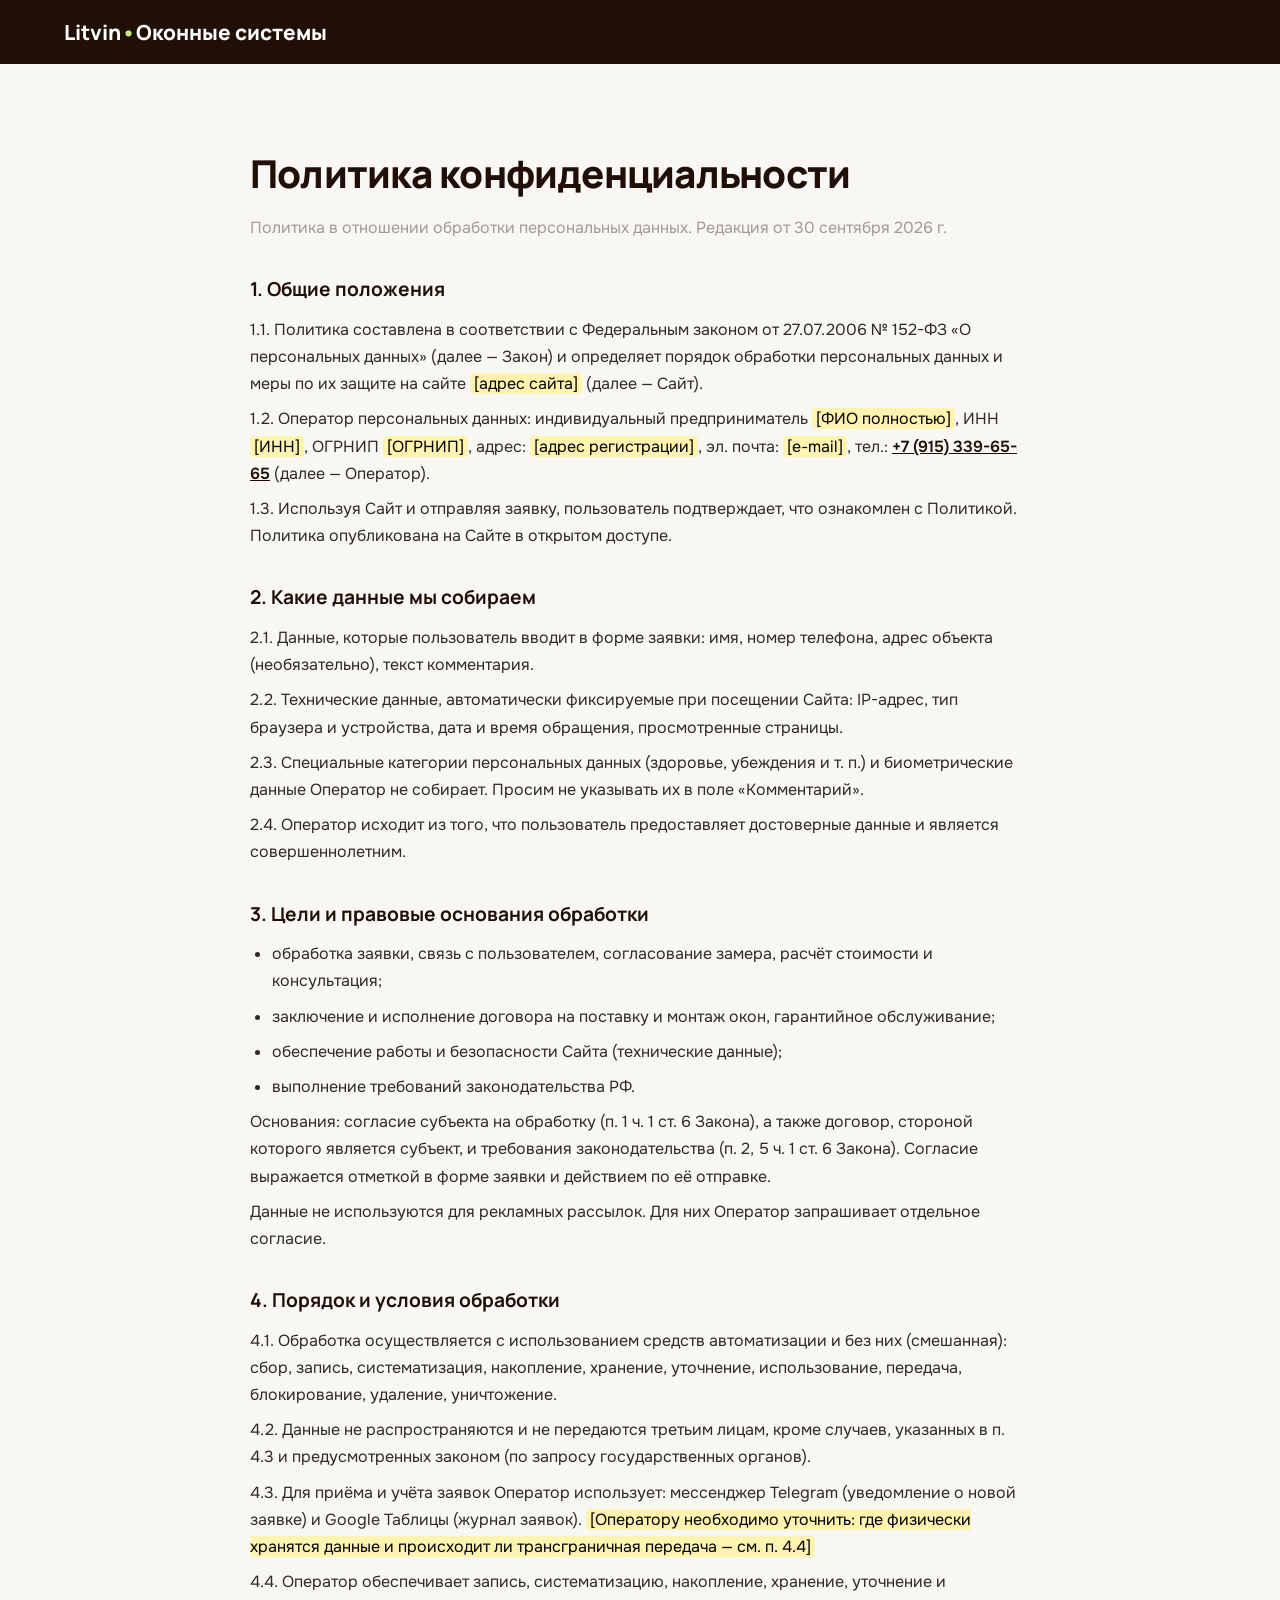
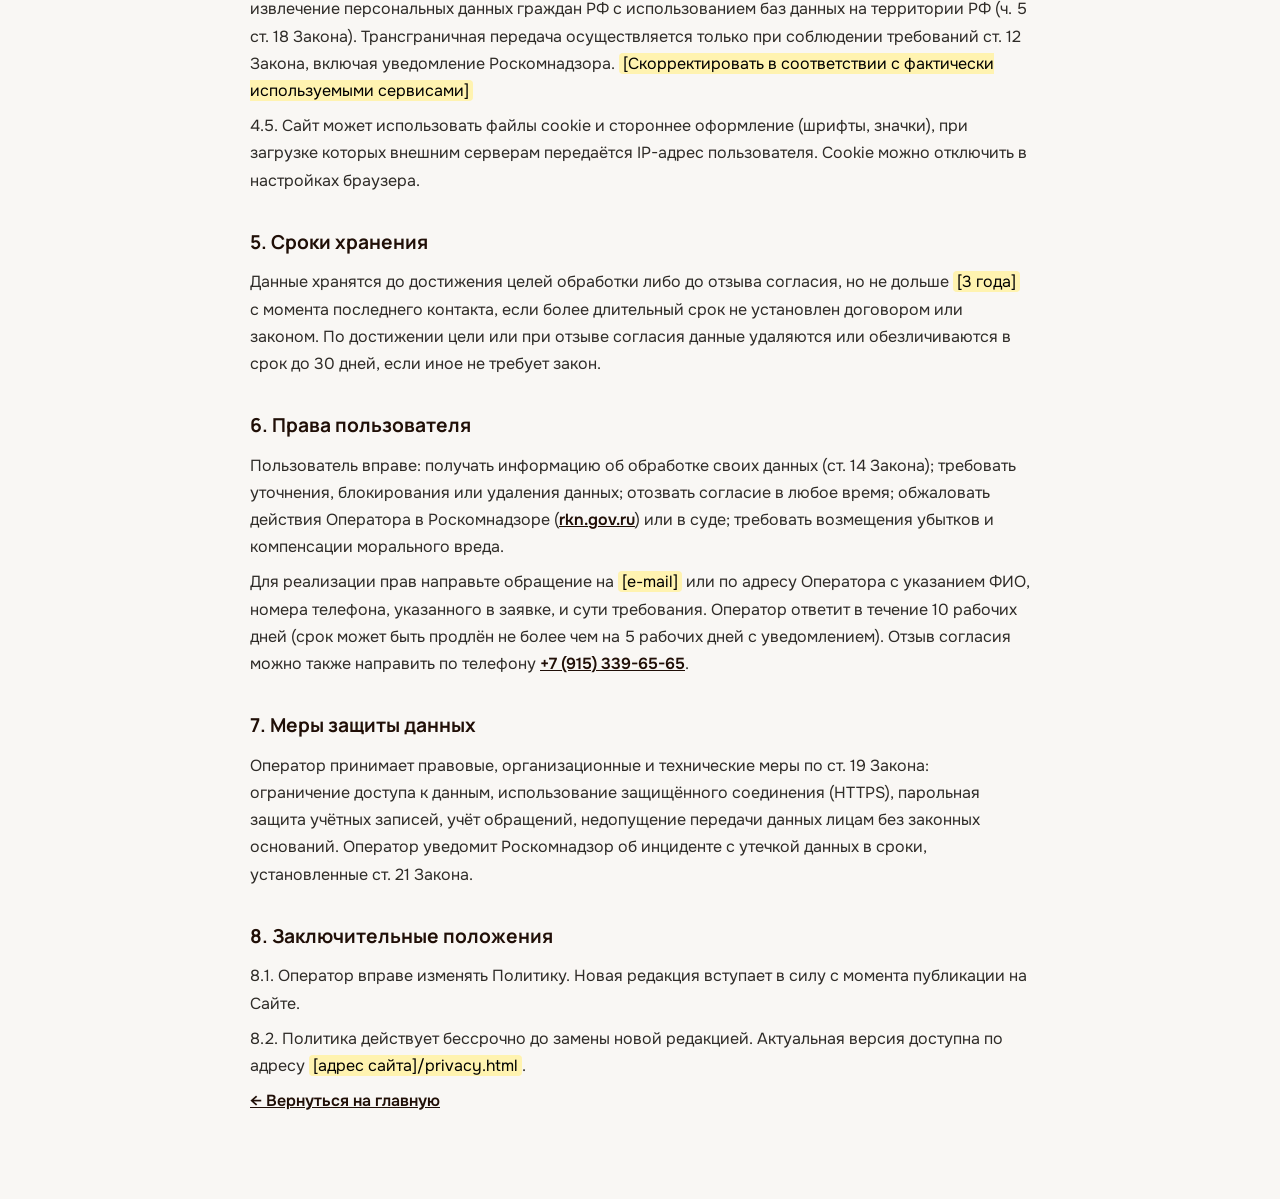
<file: privacy.html>
<!DOCTYPE html>
<html lang="ru">
<head>
  <meta charset="UTF-8" />
  <meta name="viewport" content="width=device-width, initial-scale=1.0" />
  <title>Политика конфиденциальности — Litvin Оконные системы</title>
  <link rel="preconnect" href="https://fonts.googleapis.com" />
  <link rel="preconnect" href="https://fonts.gstatic.com" crossorigin />
  <link href="https://fonts.googleapis.com/css2?family=Manrope:wght@400;600;700;800&family=Onest:wght@300;400;500;600&display=swap" rel="stylesheet" />
  <link rel="stylesheet" href="css/style.css" />
</head>
<body>
  <!-- Жёлтым выделены поля, которые нужно заполнить реквизитами оператора -->
  <div class="legal-header"><a href="index.html">Litvin<span>•</span>Оконные системы</a></div>
  <main class="legal">
    <h1>Политика конфиденциальности</h1>
    <p class="date">Политика в отношении обработки персональных данных. Редакция от 30 сентября 2026 г.</p>

    <h2>1. Общие положения</h2>
    <p>1.1. Политика составлена в соответствии с Федеральным законом от 27.07.2006 № 152-ФЗ «О персональных данных» (далее — Закон) и определяет порядок обработки персональных данных и меры по их защите на сайте <mark>[адрес сайта]</mark> (далее — Сайт).</p>
    <p>1.2. Оператор персональных данных: индивидуальный предприниматель <mark>[ФИО полностью]</mark>, ИНН <mark>[ИНН]</mark>, ОГРНИП <mark>[ОГРНИП]</mark>, адрес: <mark>[адрес регистрации]</mark>, эл. почта: <mark>[e-mail]</mark>, тел.: <a href="tel:+79153396565">+7 (915) 339-65-65</a> (далее — Оператор).</p>
    <p>1.3. Используя Сайт и отправляя заявку, пользователь подтверждает, что ознакомлен с Политикой. Политика опубликована на Сайте в открытом доступе.</p>

    <h2>2. Какие данные мы собираем</h2>
    <p>2.1. Данные, которые пользователь вводит в форме заявки: имя, номер телефона, адрес объекта (необязательно), текст комментария.</p>
    <p>2.2. Технические данные, автоматически фиксируемые при посещении Сайта: IP-адрес, тип браузера и устройства, дата и время обращения, просмотренные страницы.</p>
    <p>2.3. Специальные категории персональных данных (здоровье, убеждения и т. п.) и биометрические данные Оператор не собирает. Просим не указывать их в поле «Комментарий».</p>
    <p>2.4. Оператор исходит из того, что пользователь предоставляет достоверные данные и является совершеннолетним.</p>

    <h2>3. Цели и правовые основания обработки</h2>
    <ul>
      <li>обработка заявки, связь с пользователем, согласование замера, расчёт стоимости и консультация;</li>
      <li>заключение и исполнение договора на поставку и монтаж окон, гарантийное обслуживание;</li>
      <li>обеспечение работы и безопасности Сайта (технические данные);</li>
      <li>выполнение требований законодательства РФ.</li>
    </ul>
    <p>Основания: согласие субъекта на обработку (п. 1 ч. 1 ст. 6 Закона), а также договор, стороной которого является субъект, и требования законодательства (п. 2, 5 ч. 1 ст. 6 Закона). Согласие выражается отметкой в форме заявки и действием по её отправке.</p>
    <p>Данные не используются для рекламных рассылок. Для них Оператор запрашивает отдельное согласие.</p>

    <h2>4. Порядок и условия обработки</h2>
    <p>4.1. Обработка осуществляется с использованием средств автоматизации и без них (смешанная): сбор, запись, систематизация, накопление, хранение, уточнение, использование, передача, блокирование, удаление, уничтожение.</p>
    <p>4.2. Данные не распространяются и не передаются третьим лицам, кроме случаев, указанных в п. 4.3 и предусмотренных законом (по запросу государственных органов).</p>
    <p>4.3. Для приёма и учёта заявок Оператор использует: мессенджер Telegram (уведомление о новой заявке) и Google Таблицы (журнал заявок). <mark>[Оператору необходимо уточнить: где физически хранятся данные и происходит ли трансграничная передача — см. п. 4.4]</mark></p>
    <p>4.4. Оператор обеспечивает запись, систематизацию, накопление, хранение, уточнение и извлечение персональных данных граждан РФ с использованием баз данных на территории РФ (ч. 5 ст. 18 Закона). Трансграничная передача осуществляется только при соблюдении требований ст. 12 Закона, включая уведомление Роскомнадзора. <mark>[Скорректировать в соответствии с фактически используемыми сервисами]</mark></p>
    <p>4.5. Сайт может использовать файлы cookie и стороннее оформление (шрифты, значки), при загрузке которых внешним серверам передаётся IP-адрес пользователя. Cookie можно отключить в настройках браузера.</p>

    <h2>5. Сроки хранения</h2>
    <p>Данные хранятся до достижения целей обработки либо до отзыва согласия, но не дольше <mark>[3 года]</mark> с момента последнего контакта, если более длительный срок не установлен договором или законом. По достижении цели или при отзыве согласия данные удаляются или обезличиваются в срок до 30 дней, если иное не требует закон.</p>

    <h2>6. Права пользователя</h2>
    <p>Пользователь вправе: получать информацию об обработке своих данных (ст. 14 Закона); требовать уточнения, блокирования или удаления данных; отозвать согласие в любое время; обжаловать действия Оператора в Роскомнадзоре (<a href="https://rkn.gov.ru" target="_blank" rel="noopener">rkn.gov.ru</a>) или в суде; требовать возмещения убытков и компенсации морального вреда.</p>
    <p>Для реализации прав направьте обращение на <mark>[e-mail]</mark> или по адресу Оператора с указанием ФИО, номера телефона, указанного в заявке, и сути требования. Оператор ответит в течение 10 рабочих дней (срок может быть продлён не более чем на 5 рабочих дней с уведомлением). Отзыв согласия можно также направить по телефону <a href="tel:+79153396565">+7 (915) 339-65-65</a>.</p>

    <h2>7. Меры защиты данных</h2>
    <p>Оператор принимает правовые, организационные и технические меры по ст. 19 Закона: ограничение доступа к данным, использование защищённого соединения (HTTPS), парольная защита учётных записей, учёт обращений, недопущение передачи данных лицам без законных оснований. Оператор уведомит Роскомнадзор об инциденте с утечкой данных в сроки, установленные ст. 21 Закона.</p>

    <h2>8. Заключительные положения</h2>
    <p>8.1. Оператор вправе изменять Политику. Новая редакция вступает в силу с момента публикации на Сайте.</p>
    <p>8.2. Политика действует бессрочно до замены новой редакцией. Актуальная версия доступна по адресу <mark>[адрес сайта]/privacy.html</mark>.</p>
    <p><a href="index.html">← Вернуться на главную</a></p>
  </main>
</body>
</html>
</file>
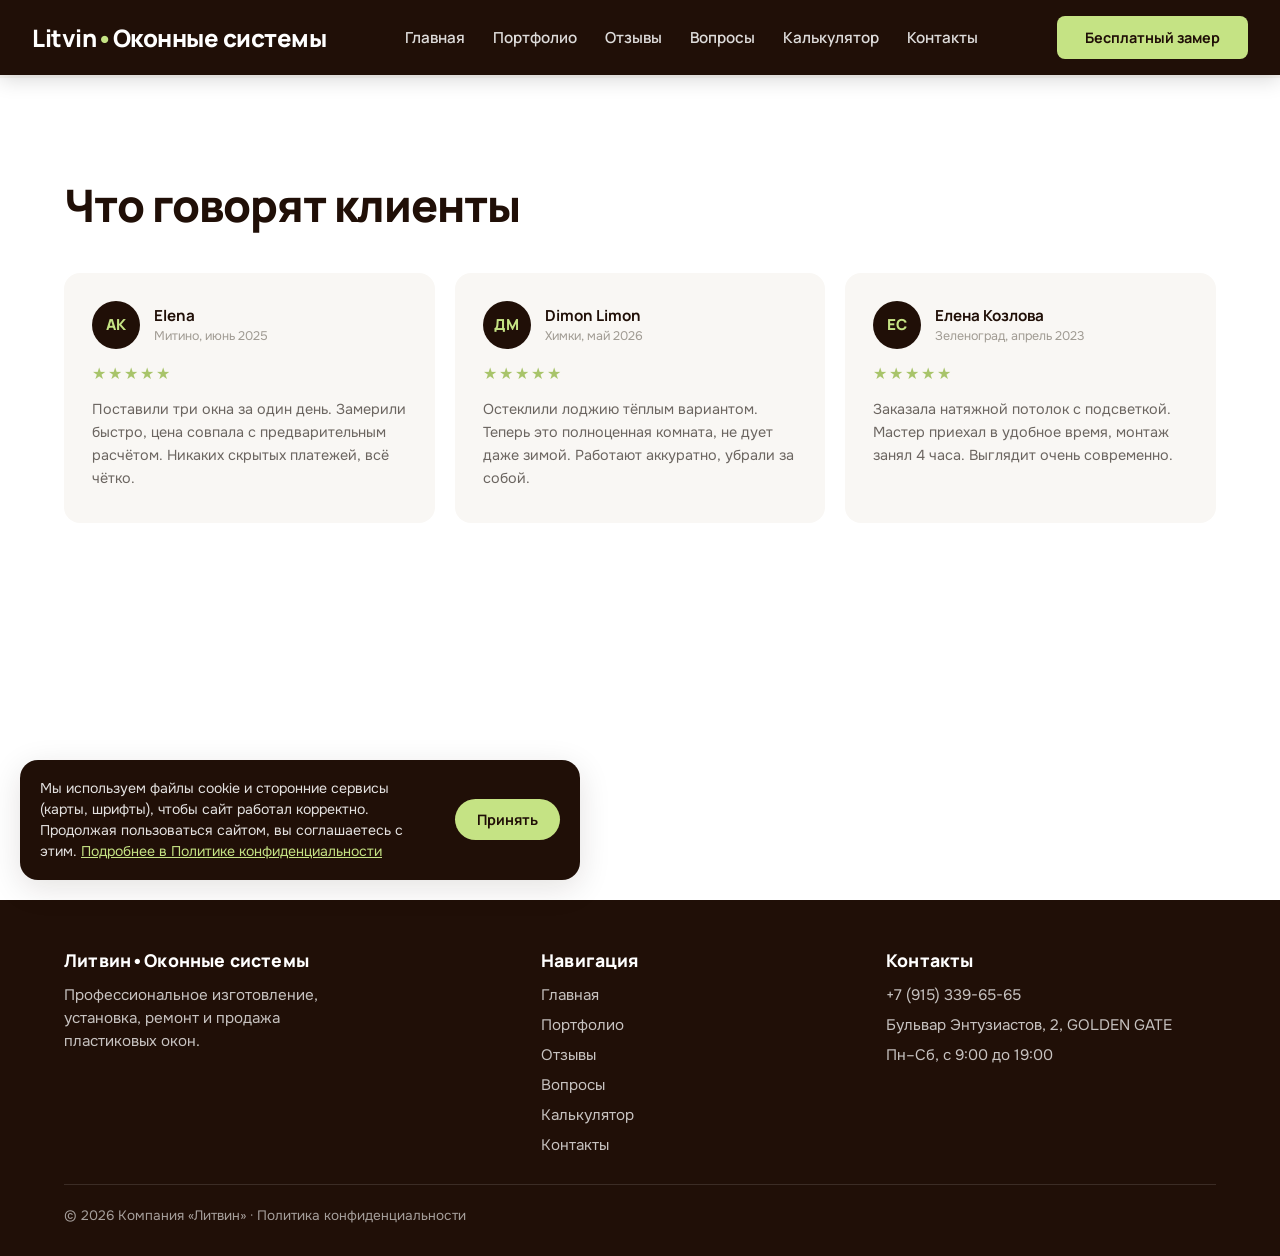
<file: reviews.html>
<!DOCTYPE html>
<html lang="ru">
<head>
  <meta charset="UTF-8" />
  <meta name="viewport" content="width=device-width, initial-scale=1.0" />
  <title>Отзывы — Litvin Оконные системы</title>
  
  <link rel="preconnect" href="https://fonts.googleapis.com" />
  <link rel="preconnect" href="https://fonts.gstatic.com" crossorigin />
  <link href="https://fonts.googleapis.com/css2?family=Manrope:wght@300;400;500;600;700;800&family=Onest:wght@300;400;500;600;700&display=swap" rel="stylesheet" />
  <link rel="stylesheet" href="https://cdnjs.cloudflare.com/ajax/libs/font-awesome/6.5.0/css/all.min.css" />
  <link rel="stylesheet" href="css/style.css" />
</head>
<body class="standalone-page">

  <!-- Лоудер -->
  <div class="loader-wrapper" id="loaderWrapper">
    <div class="loader">
      <div class="truckWrapper">
        <div class="truckBody">
          <svg xmlns="http://www.w3.org/2000/svg" fill="none" viewBox="0 0 198 93" class="trucksvg">
            <path stroke-width="3" stroke="#282828" fill="#F83D3D" d="M135 22.5H177.264C178.295 22.5 179.22 23.133 179.594 24.0939L192.33 56.8443C192.442 57.1332 192.5 57.4404 192.5 57.7504V89C192.5 90.3807 191.381 91.5 190 91.5H135C133.619 91.5 132.5 90.3807 132.5 89V25C132.5 23.6193 133.619 22.5 135 22.5Z"></path>
            <path stroke-width="3" stroke="#282828" fill="#7D7C7C" d="M146 33.5H181.741C182.779 33.5 183.709 34.1415 184.078 35.112L190.538 52.112C191.16 53.748 189.951 55.5 188.201 55.5H146C144.619 55.5 143.5 54.3807 143.5 53V36C143.5 34.6193 144.619 33.5 146 33.5Z"></path>
            <path stroke-width="2" stroke="#282828" fill="#282828" d="M150 65C150 65.39 149.763 65.8656 149.127 66.2893C148.499 66.7083 147.573 67 146.5 67C145.427 67 144.501 66.7083 143.873 66.2893C143.237 65.8656 143 65.39 143 65C143 64.61 143.237 64.1344 143.873 63.7107C144.501 63.2917 145.427 63 146.5 63C147.573 63 148.499 63.2917 149.127 63.7107C149.763 64.1344 150 64.61 150 65Z"></path>
            <rect stroke-width="2" stroke="#282828" fill="#FFFCAB" rx="1" height="7" width="5" y="63" x="187"></rect>
            <rect stroke-width="2" stroke="#282828" fill="#282828" rx="1" height="11" width="4" y="81" x="193"></rect>
            <rect stroke-width="3" stroke="#282828" fill="#DFDFDF" rx="2.5" height="90" width="121" y="1.5" x="6.5"></rect>
            <rect stroke-width="2" stroke="#282828" fill="#DFDFDF" rx="2" height="4" width="6" y="84" x="1"></rect>
          </svg>
        </div>
        <div class="truckTires">
          <svg xmlns="http://www.w3.org/2000/svg" fill="none" viewBox="0 0 30 30" class="tiresvg">
            <circle stroke-width="3" stroke="#282828" fill="#282828" r="13.5" cy="15" cx="15"></circle>
            <circle fill="#DFDFDF" r="7" cy="15" cx="15"></circle>
          </svg>
          <svg xmlns="http://www.w3.org/2000/svg" fill="none" viewBox="0 0 30 30" class="tiresvg">
            <circle stroke-width="3" stroke="#282828" fill="#282828" r="13.5" cy="15" cx="15"></circle>
            <circle fill="#DFDFDF" r="7" cy="15" cx="15"></circle>
          </svg>
        </div>
        <div class="road"></div>
        <svg xml:space="preserve" viewBox="0 0 453.459 453.459" xmlns="http://www.w3.org/2000/svg" id="Capa_1" version="1.1" fill="#000000" class="lampPost">
          <path d="M252.882,0c-37.781,0-68.686,29.953-70.245,67.358h-6.917v8.954c-26.109,2.163-45.463,10.011-45.463,19.366h9.993c-1.65,5.146-2.507,10.54-2.507,16.017c0,28.956,23.558,52.514,52.514,52.514c28.956,0,52.514-23.558,52.514-52.514c0-5.478-0.856-10.872-2.506-16.017h9.992c0-9.354-19.352-17.204-45.463-19.366v-8.954h-6.149C200.189,38.779,223.924,16,252.882,16c29.952,0,54.32,24.368,54.32,54.32c0,28.774-11.078,37.009-25.105,47.437c-17.444,12.968-37.216,27.667-37.216,78.884v113.914h-0.797c-5.068,0-9.174,4.108-9.174,9.177c0,2.844,1.293,5.383,3.321,7.066c-3.432,27.933-26.851,95.744-8.226,115.459v11.202h45.75v-11.202c18.625-19.715-4.794-87.527-8.227-115.459c2.029-1.683,3.322-4.223,3.322-7.066c0-5.068-4.107-9.177-9.176-9.177h-0.795V196.641c0-43.174,14.942-54.283,30.762-66.043c14.793-10.997,31.559-23.461,31.559-60.277C323.202,31.545,291.656,0,252.882,0z M232.77,111.694c0,23.442-19.071,42.514-42.514,42.514c-23.442,0-42.514-19.072-42.514-42.514c0-5.531,1.078-10.957,3.141-16.017h78.747C231.693,100.736,232.77,106.162,232.77,111.694z"></path>
        </svg>
      </div>
    </div>
  </div>

  <!-- Мобильное меню -->
  <div class="menu-overlay" id="menuOverlay"></div>
  <div class="mobile-menu" id="mobileMenu">
    <button class="menu-close" id="menuClose" aria-label="Закрыть"><i class="fa fa-times"></i></button>
    <a href="index.html">Главная</a>
    <a href="portfolio.html">Портфолио</a>
    <a href="reviews.html">Отзывы</a>
    <a href="faq.html">Вопросы</a>
    <a href="calculator.html">Калькулятор</a>
    <a href="index.html#contacts">Контакты</a>
    <button class="nav-cta mobile-cta" onclick="openLeadModal()">Бесплатный замер</button>
  </div>

  <!-- Шапка -->
  <header id="header" class="page-header">
    <div class="nav-container">
      <div class="nav-logo">
        <a href="#">Litvin<span>•</span>Оконные системы</a>
      </div>
      
      <nav class="nav-links">
        <a href="index.html">Главная</a>
        <a href="portfolio.html">Портфолио</a>
        <a href="reviews.html">Отзывы</a>
        <a href="faq.html">Вопросы</a>
        <a href="calculator.html">Калькулятор</a>
        <a href="index.html#contacts">Контакты</a>
      </nav>
      
      <button class="nav-cta" onclick="openLeadModal()">Бесплатный замер</button>
      <button class="hamburger" id="menuOpen" aria-label="Меню"><i class="fa fa-bars"></i></button>
    </div>
  </header>

  
  <main class="standalone-main">
<section id="reviews">
    <div class="section-inner">
      <h2 class="section-title reveal">Что говорят клиенты</h2>
      <div class="reviews-grid" id="reviewsGrid"></div>
    </div>
  </section>
  </main>
<!-- Футер -->
  <footer class="site-footer">
    <div class="sf-inner">
      <div class="sf-grid">
        <div class="sf-col sf-brand">
          <div class="sf-title">Литвин•Оконные системы</div>
          <p>Профессиональное изготовление, установка, ремонт и продажа пластиковых окон.</p>
        </div>

        <nav class="sf-col" aria-label="Навигация по сайту">
          <div class="sf-title">Навигация</div>
          <ul class="sf-list">
            <li><a href="index.html">Главная</a></li>
            <li><a href="portfolio.html">Портфолио</a></li>
            <li><a href="reviews.html#reviews">Отзывы</a></li>
            <li><a href="faq.html">Вопросы</a></li>
            <li><a href="calculator.html">Калькулятор</a></li>
            <li><a href="index.html#contacts">Контакты</a></li>
          </ul>
        </nav>

        <div class="sf-col">
          <div class="sf-title">Контакты</div>
          <ul class="sf-list">
            <li><a href="tel:+79153396565">+7 (915) 339-65-65</a></li>
            <li>Бульвар Энтузиастов, 2, GOLDEN GATE</li>
            <li>Пн–Сб, с 9:00 до 19:00</li>
          </ul>
        </div>
      </div>

      <div class="sf-bottom">
        <p>© 2026 Компания «Литвин» · <a href="privacy.html">Политика конфиденциальности</a></p>
      </div>
    </div>
  </footer>

  <!-- Кнопка наверх -->
  <button id="scroll-top" onclick="window.scrollTo({top:0,behavior:'smooth'})">
    <i class="fa fa-arrow-up"></i>
  </button>

  
<!-- МОДАЛЬНОЕ ОКНО ФОРМЫ ЗАЯВКИ -->
  <div class="lead-modal-overlay" id="leadModalOverlay" onclick="closeLeadModal(event)">
    <div class="lead-modal" role="dialog" aria-modal="true" aria-labelledby="leadModalTitle">
      <button class="lead-modal-close" onclick="closeLeadModal()" aria-label="Закрыть">
        <i class="fa fa-times"></i>
      </button>

      <form class="form" id="leadForm" novalidate>
        <p class="title" id="leadModalTitle">Бесплатный замер</p>
        <p class="message">Оставьте заявку — с вами свяжутся в ближайшее время</p>

        <label>
          <input class="input" type="text" id="userName" placeholder=" " required>
          <span>Ваше имя</span>
        </label>

        <label>
          <input class="input" type="tel" id="userPhone" placeholder=" " required>
          <span>Телефон</span>
        </label>

        <label>
          <input class="input" type="text" id="userAddress" placeholder=" ">
          <span>Адрес (необязательно)</span>
        </label>

        <label>
          <textarea class="input textarea" id="userMessage" rows="3" placeholder=" "></textarea>
          <span>Комментарий</span>
        </label>

        <label class="consent">
          <input type="checkbox" id="userConsent" required>
          <span>Я даю согласие на обработку персональных данных и ознакомлен(а) с <a href="privacy.html" target="_blank" rel="noopener">Политикой конфиденциальности</a></span>
        </label>

        <button type="submit" class="submit">Отправить заявку</button>
        <div class="form-notification-slot" id="formNotificationSlot"></div>
      </form>
    </div>
  </div>

  <script src="js/main.js"></script>
  
</body>
</html>
</file>
<file: css/style.css>
/* ============================
   ПЕРЕМЕННЫЕ И СБРОС
   ============================ */
:root {
  --white: #FFFFFF;
  --cream: #F9F7F4;
  --gray-100: #F2F0ED;
  --gray-200: #E0DDD8;
  --gray-400: #A09B93;
  --gray-600: #6B6560;
  --gray-800: #2E2B27;
  --primary-light: #c5e384;
  --primary-dark: #200f07;
  --accent: #c5e384;
  --accent-dark: #a8c46a;
  --accent-light: #eaf9cc;
  --shadow-sm: 0 2px 12px rgba(32,15,7,0.08);
  --shadow-md: 0 8px 32px rgba(32,15,7,0.12);
  --shadow-lg: 0 20px 60px rgba(32,15,7,0.18);
  --radius: 16px;
  --radius-sm: 8px;
  --transition: 0.35s cubic-bezier(0.4,0,0.2,1);
}

*, *::before, *::after {
  box-sizing: border-box;
  margin: 0;
  padding: 0;
}

html {
  scroll-behavior: smooth;
  font-size: 16px;
}

body {
  font-family: 'Onest', sans-serif;
  background: var(--cream);
  color: var(--gray-800);
  overflow-x: hidden;
}

body.modal-open {
  overflow: hidden;
}

/* ============================
   ШАПКА
   ============================ */
#header {
  position: fixed;
  top: 0;
  left: 0;
  right: 0;
  z-index: 1000;
  background: transparent;
  transition: background 0.3s ease, backdrop-filter 0.3s ease;
}

#header.scrolled {
  background: #200f07;
  backdrop-filter: blur(10px);
  box-shadow: 0 4px 20px rgba(0,0,0,0.2);
}

.nav-container {
  max-width: 1400px;
  margin: 0 auto;
  padding: 16px 32px;
  display: flex;
  align-items: center;
  justify-content: space-between;
  gap: 32px;
}

.nav-logo a {
  font-family: 'Manrope', sans-serif;
  font-weight: 800;
  font-size: 1.5rem;
  color: var(--white);
  text-decoration: none;
  letter-spacing: -0.02em;
}

.nav-logo a span { color: var(--primary-light); }

.nav-links {
  display: flex;
  gap: 28px;
}

.nav-links a {
  font-family: 'Manrope', sans-serif;
  font-weight: 600;
  font-size: 0.95rem;
  color: rgba(255,255,255,0.85);
  text-decoration: none;
  transition: var(--transition);
}

.nav-links a:hover { color: var(--primary-light); }

.nav-cta {
  background: var(--primary-light);
  color: var(--primary-dark);
  border: none;
  font-family: 'Manrope', sans-serif;
  font-weight: 700;
  font-size: 0.9rem;
  padding: 12px 28px;
  border-radius: 8px;
  cursor: pointer;
  transition: var(--transition);
  white-space: nowrap;
}

.nav-cta:hover {
  background: var(--accent-dark);
  transform: translateY(-2px);
}

.hamburger {
  display: none;
  width: 44px;
  height: 44px;
  background: rgba(255,255,255,0.2);
  border-radius: 50%;
  border: 1px solid rgba(255,255,255,0.3);
  cursor: pointer;
  font-size: 1.2rem;
  color: var(--white);
  transition: all 0.3s ease;
}

@media (max-width: 900px) {
  .nav-links { display: none; }
  .hamburger { display: flex; align-items: center; justify-content: center; }
  .nav-cta { margin-left: auto; }
}

@media (max-width: 600px) {
  .nav-container { padding: 12px 16px; }
  .nav-logo a { font-size: 1.2rem; }
  .nav-cta { display: none; }
  .hamburger { margin-left: auto; }
}

/* ============================
   ГЕРОЙ
   ============================ */
#hero {
  min-height: 100vh;
  position: relative;
  background: url('../images/back.jpg') center center / cover no-repeat, #200f07;
  display: flex;
  align-items: center;
  justify-content: center;
  padding-top: calc(80px + env(safe-area-inset-top, 0px));
}

/* на мобильных — другое фото */
@media (max-width: 900px) {
  #hero {
    background-image: url('../images/back_mobile.jpg');
  }
}
.hero-overlay {
  position: absolute;
  inset: 0;
  background: linear-gradient(135deg, rgba(0,0,0,0.6) 0%, rgba(0,0,0,0.45) 100%);
}

.hero-content {
  position: relative;
  z-index: 2;
  max-width: 1400px;
  width: 100%;
  margin: 0 auto;
  padding: 120px 32px 80px;
  display: flex;
  align-items: center;
  justify-content: space-between;
  gap: 60px;
  flex-wrap: wrap;
}

.hero-text { flex: 1; min-width: 280px; }

.hero-text h1 {
  font-family: 'Manrope', sans-serif;
  font-weight: 800;
  font-size: clamp(2.2rem, 5vw, 4rem);
  line-height: 1.1;
  letter-spacing: -0.03em;
  color: var(--white);
  margin-bottom: 24px;
}

.hero-text h1 span { color: var(--primary-light); }

.hero-text p {
  font-size: 1.1rem;
  color: rgba(255,255,255,0.85);
  line-height: 1.6;
  max-width: 500px;
  margin-bottom: 32px;
}

.hero-btns {
  display: flex;
  gap: 16px;
  flex-wrap: wrap;
}

.btn-primary {
  display: inline-flex;
  align-items: center;
  gap: 10px;
  background: var(--primary-light);
  color: var(--primary-dark);
  font-family: 'Manrope', sans-serif;
  font-weight: 700;
  font-size: 1rem;
  padding: 14px 32px;
  border-radius: 8px;
  border: none;
  cursor: pointer;
  text-decoration: none;
  transition: var(--transition);
}

.btn-primary:hover {
  background: var(--accent-dark);
  transform: translateY(-2px);
}

.btn-primary .arrow {
  display: inline-block;
  transition: transform 0.3s;
}

.btn-primary:hover .arrow { transform: translateX(6px); }

.btn-secondary {
  display: inline-flex;
  align-items: center;
  gap: 8px;
  background: rgba(255,255,255,0.15);
  backdrop-filter: blur(8px);
  color: var(--white);
  font-family: 'Manrope', sans-serif;
  font-weight: 600;
  font-size: 1rem;
  padding: 14px 28px;
  border-radius: 8px;
  border: 1.5px solid rgba(255,255,255,0.3);
  cursor: pointer;
  text-decoration: none;
  transition: var(--transition);
}

.btn-secondary:hover {
  background: rgba(255,255,255,0.25);
  border-color: var(--primary-light);
}

@media (max-width: 900px) {
  .hero-content {
    flex-direction: column;
    text-align: left;
    padding: 140px 24px 60px;
    gap: 40px;
  }
  .hero-text h1 {
    font-size: clamp(2rem, 8vw, 3rem);
    line-height: 1.15;
  }
  .hero-text h1 br { display: none; }
  .hero-text p {
    font-size: 1rem;
    max-width: 100%;
    line-height: 1.5;
  }
  .hero-btns {
    flex-direction: column;
    align-items: stretch;
    gap: 12px;
  }
  .hero-btns .btn-primary,
  .hero-btns .btn-secondary {
    width: 100%;
    justify-content: center;
    padding: 16px 24px;
    font-size: 0.95rem;
  }
}

/* ============================
   ОБЩИЕ СТИЛИ СЕКЦИЙ
   ============================ */
section {
  padding: clamp(64px, 8vw, 120px) clamp(20px, 5vw, 80px);
}

.section-inner {
  max-width: 1180px;
  margin: 0 auto;
}

.section-label {
  display: inline-flex;
  align-items: center;
  gap: 8px;
  font-family: 'Manrope', sans-serif;
  font-weight: 700;
  font-size: 0.8rem;
  letter-spacing: 0.08em;
  text-transform: uppercase;
  color: var(--accent-dark);
  background: var(--accent-light);
  padding: 8px 16px;
  border-radius: 50px;
  margin-bottom: 16px;
}

.section-title {
  font-family: 'Manrope', sans-serif;
  font-weight: 800;
  font-size: clamp(1.8rem, 3.5vw, 2.8rem);
  letter-spacing: -0.025em;
  color: var(--primary-dark);
  line-height: 1.12;
  margin-bottom: 16px;
}

.reveal {
  opacity: 0;
  transform: translateY(28px);
  transition: opacity 0.65s cubic-bezier(0.4,0,0.2,1), transform 0.65s cubic-bezier(0.4,0,0.2,1);
}

.reveal.visible {
  opacity: 1;
  transform: translateY(0);
}

/* ============================
   УСЛУГИ
   ============================ */
#services { background: var(--white); }

.services-grid {
  display: grid;
  grid-template-columns: 1.3fr 1fr 1fr;
  grid-template-rows: auto auto;
  gap: 16px;
  margin-top: 52px;
}

.service-card {
  background: var(--primary-dark); /* запасной фон, пока нет фото */
  border: 1px solid var(--primary-dark);
  border-radius: 24px;
  padding: 28px;
  position: relative;
  isolation: isolate;
  overflow: hidden;
  display: flex;
  flex-direction: column;
  gap: 4px;
  transition: background 0.4s, border-color 0.4s, transform 0.4s, box-shadow 0.4s;
}

.service-card:hover {
  border-color: var(--primary-light);
  transform: translateY(-4px);
  box-shadow: var(--shadow-md);
}

.service-card.featured {
  grid-row: span 2;
  background: var(--primary-dark);
  border-color: var(--primary-dark);
  color: var(--white);
  justify-content: flex-end;
  min-height: 420px;
  padding: 40px;
}

.service-icon {
  width: 48px;
  height: 48px;
  background: var(--accent-light);
  border-radius: 14px;
  display: flex;
  align-items: center;
  justify-content: center;
  font-size: 1.2rem;
  color: var(--primary-dark);
  margin-bottom: 40px;
  position: relative;
  z-index: 1;
  transition: background 0.4s, color 0.4s;
}

.service-card:hover .service-icon,
.service-card.featured .service-icon {
  background: var(--primary-light);
  color: var(--primary-dark);
}

.service-card.featured .service-icon { margin-bottom: 20px; }

.service-name {
  font-family: 'Manrope', sans-serif;
  font-weight: 800;
  font-size: 1.15rem;
  color: var(--white);
  margin-bottom: 8px;
  position: relative;
  z-index: 1;
  transition: color 0.4s;
}

.service-card.featured .service-name { color: var(--white); }
.service-card.featured .service-name { font-size: 1.6rem; }

.service-desc {
  font-size: 0.9rem;
  color: rgba(255,255,255,0.82);
  line-height: 1.55;
  position: relative;
  z-index: 1;
  transition: color 0.4s;
}

.service-card:hover .service-desc { color: var(--white); }

.service-num {
  position: absolute;
  top: 26px;
  right: 28px;
  font-family: 'Manrope', sans-serif;
  font-weight: 700;
  font-size: 0.85rem;
  color: rgba(255,255,255,0.6);
  z-index: 1;
  transition: color 0.4s;
}

.service-card:hover .service-num { color: var(--primary-light); }
.service-card.featured .service-num { display: none; }

@media (max-width: 900px) {
  .services-grid { grid-template-columns: 1fr 1fr; margin-top: 36px; }
  .service-card.featured { grid-row: auto; grid-column: 1 / -1; min-height: 0; padding: 28px; }
}

@media (max-width: 560px) {
  .hero-text h1 { font-size: 1.8rem; line-height: 1.2; }
  .hero-text p { font-size: 0.95rem; }
  .hero-btns .btn-primary,
  .hero-btns .btn-secondary { padding: 14px 20px; font-size: 0.9rem; }
  .services-grid { grid-template-columns: 1fr; gap: 10px; }
  .service-card:not(.featured) {
    display: grid;
    grid-template-columns: 44px 1fr;
    column-gap: 14px;
    align-items: center;
    padding: 14px 16px;
    border-radius: 18px;
  }
  .service-card:not(.featured) .service-icon {
    grid-row: 1 / span 2;
    width: 44px;
    height: 44px;
    margin: 0;
    font-size: 1.05rem;
  }
  .service-card:not(.featured) .service-name { font-size: 1rem; margin: 0; }
  .service-card:not(.featured) .service-desc { font-size: 0.82rem; line-height: 1.4; }
  .service-card:not(.featured) .service-num { display: none; }
  .service-card.featured { padding: 22px; }
  .service-card.featured .service-name { font-size: 1.3rem; }
  .portfolio-slider { grid-template-columns: 1fr; }
}

/* ============================
   КАЛЬКУЛЯТОР
   ============================ */
#calculator {
  background: var(--cream);
  min-height: 100vh;
  display: flex;
  align-items: center;
  padding-top: 96px;
  padding-bottom: 48px;
}

#calculator .section-inner { max-width: none; width: 100%; }
#calculator .section-title { margin-bottom: 0; }

.calc-wrapper {
  margin-top: 28px;
  background: var(--white);
  border-radius: 24px;
  padding: 32px 40px;
  box-shadow: var(--shadow-sm);
}

.calc-form {
  display: grid;
  grid-template-columns: repeat(6, 1fr);
  gap: 24px 48px;
}

.calc-group { margin-bottom: 0; }
.calc-form .calc-group:nth-child(1) { grid-row: 1; grid-column: 1 / 3; }
.calc-form .calc-group:nth-child(2) { grid-row: 1; grid-column: 3 / 5; }
.calc-form .calc-group:nth-child(5) { grid-row: 1; grid-column: 5 / 7; }
.calc-form .calc-group:nth-child(3) { grid-row: 2; grid-column: 1 / 4; }
.calc-form .calc-group:nth-child(4) { grid-row: 2; grid-column: 4 / 7; }

.calc-label {
  font-family: 'Manrope', sans-serif;
  font-weight: 700;
  font-size: 0.82rem;
  color: var(--gray-600);
  letter-spacing: 0.06em;
  text-transform: uppercase;
  margin-bottom: 12px;
  display: block;
}

.calc-range {
  width: 100%;
  -webkit-appearance: none;
  height: 6px;
  background: var(--gray-200);
  border-radius: 4px;
  outline: none;
}

.calc-range::-webkit-slider-thumb {
  -webkit-appearance: none;
  width: 22px;
  height: 22px;
  background: var(--primary-dark);
  border-radius: 50%;
  cursor: pointer;
  box-shadow: 0 2px 8px rgba(32,15,7,0.3);
}

.range-val {
  font-family: 'Manrope', sans-serif;
  font-weight: 700;
  font-size: 1rem;
  color: var(--primary-dark);
  margin-top: 8px;
  display: block;
}

.toggle-group {
  display: flex;
  gap: 8px;
  flex-wrap: wrap;
}

.toggle-btn {
  background: var(--gray-100);
  border: 1.5px solid var(--gray-200);
  border-radius: 8px;
  padding: 8px 16px;
  font-family: 'Manrope', sans-serif;
  font-weight: 600;
  font-size: 0.83rem;
  color: var(--gray-600);
  cursor: pointer;
  transition: var(--transition);
}

.toggle-btn.active {
  background: var(--primary-dark);
  border-color: var(--primary-dark);
  color: var(--white);
}

/* стоимость встроена в общую панель, а не вынесена в отдельный блок */
.calc-result {
  margin-top: 28px;
  padding-top: 24px;
  border-top: 1px solid var(--gray-200);
  display: flex;
  align-items: center;
  justify-content: space-between;
  gap: 24px;
  flex-wrap: wrap;
}

.calc-result-label {
  font-family: 'Manrope', sans-serif;
  font-weight: 600;
  font-size: 0.82rem;
  letter-spacing: 0.06em;
  text-transform: uppercase;
  color: var(--gray-600);
  margin-bottom: 6px;
}

.calc-price {
  font-family: 'Manrope', sans-serif;
  font-weight: 900;
  font-size: clamp(2rem, 3.5vw, 2.8rem);
  letter-spacing: -0.03em;
  color: var(--primary-dark);
  line-height: 1;
}

.calc-price span { color: var(--accent-dark); }

.btn-amber {
  display: inline-flex;
  align-items: center;
  justify-content: center;
  gap: 10px;
  background: var(--primary-light);
  color: var(--primary-dark);
  font-family: 'Manrope', sans-serif;
  font-weight: 700;
  font-size: 0.95rem;
  padding: 16px 32px;
  border-radius: 8px;
  border: none;
  cursor: pointer;
  white-space: nowrap;
  transition: var(--transition);
}

.btn-amber:hover {
  background: var(--accent-dark);
  transform: translateY(-2px);
}

@media (max-width: 900px) {
  #calculator { min-height: 0; display: block; padding-top: 64px; }
  .calc-wrapper { padding: 28px 22px; }
  .calc-form { grid-template-columns: 1fr; gap: 24px; }
  .calc-form .calc-group:nth-child(n) { grid-row: auto; grid-column: 1 / -1; }
  .calc-result { flex-direction: column; align-items: stretch; }
  .btn-amber { width: 100%; }
}

/* ============================
   ПОРТФОЛИО
   ============================ */
#portfolio { background: var(--cream); }

.portfolio-slider {
  display: grid;
  grid-template-columns: repeat(3, 1fr);
  gap: 20px;
  margin-top: 52px;
}

.portfolio-item {
  border-radius: var(--radius);
  overflow: hidden;
  background: var(--white);
  box-shadow: var(--shadow-sm);
}

.before-after {
  display: grid;
  grid-template-columns: 1fr 1fr;
  height: 240px;
}

.ba-side { position: relative; overflow: hidden; }

.ph-before {
  width: 100%;
  height: 100%;
  background: linear-gradient(135deg, #C4B8A8 0%, #A89880 100%);
}

.ph-after {
  width: 100%;
  height: 100%;
  background: linear-gradient(135deg, #c5e384 0%, #a8c46a 100%);
}

.ba-label {
  position: absolute;
  top: 10px;
  font-family: 'Manrope', sans-serif;
  font-weight: 800;
  font-size: 0.65rem;
  letter-spacing: 0.1em;
  text-transform: uppercase;
  color: white;
  background: rgba(0,0,0,0.5);
  padding: 4px 10px;
  border-radius: 50px;
}

.ba-label.before { left: 10px; }
.ba-label.after { right: 10px; background: rgba(32,15,7,0.7); }

.portfolio-info {
  padding: 16px 20px;
  border-top: 1px solid var(--gray-100);
}

.portfolio-info strong {
  display: block;
  font-family: 'Manrope', sans-serif;
  font-weight: 700;
  font-size: 0.92rem;
  color: var(--primary-dark);
  margin-bottom: 2px;
}

@media (max-width: 900px) {
  .portfolio-slider { grid-template-columns: repeat(2, 1fr); }
}

@media (max-width: 560px) {
  .portfolio-slider { grid-template-columns: 1fr; }
}

/* ============================
   ОТЗЫВЫ
   ============================ */
#reviews { background: var(--white); }

.reviews-grid {
  display: grid;
  grid-template-columns: repeat(3, 1fr);
  gap: 20px;
  margin-top: 52px;
}

.review-card {
  background: var(--cream);
  border-radius: var(--radius);
  padding: 28px;
  display: flex;
  flex-direction: column;
  gap: 14px;
  transition: var(--transition);
}

.review-card:hover {
  transform: translateY(-4px);
  box-shadow: var(--shadow-md);
}

.review-header {
  display: flex;
  align-items: center;
  gap: 14px;
}

.review-avatar {
  width: 48px;
  height: 48px;
  border-radius: 50%;
  background: var(--primary-dark);
  color: var(--primary-light);
  display: flex;
  align-items: center;
  justify-content: center;
  font-family: 'Manrope', sans-serif;
  font-weight: 800;
  font-size: 0.95rem;
}

.review-author {
  font-family: 'Manrope', sans-serif;
  font-weight: 700;
  font-size: 0.95rem;
  color: var(--primary-dark);
}

.review-date {
  font-size: 0.78rem;
  color: var(--gray-400);
  margin-top: 2px;
}

.review-stars {
  color: var(--accent-dark);
  font-size: 1rem;
  letter-spacing: 2px;
}

.review-text {
  font-size: 0.9rem;
  color: var(--gray-600);
  line-height: 1.6;
}

@media (max-width: 900px) {
  .reviews-grid { grid-template-columns: 1fr 1fr; }
}

@media (max-width: 560px) {
  .reviews-grid { grid-template-columns: 1fr; }
}

/* ============================
   СПОСОБЫ ОПЛАТЫ
   ============================ */
#payment {
  background: var(--white);
}

.payment-grid {
  display: grid;
  grid-template-columns: repeat(3, 1fr);
  gap: 18px;
  margin-top: 40px;
}

.payment-card {
  position: relative;
  overflow: hidden;
  padding: 28px;
  border: 1px solid var(--gray-100);
  border-radius: 24px;
  background: var(--cream);
  box-shadow: var(--shadow-sm);
  transition: transform .35s ease, box-shadow .35s ease, border-color .35s ease;

  /* вертикальное выравнивание содержимого по центру */
  display: flex;
  flex-direction: column;
  justify-content: center;
  min-height: 190px;
}

.payment-card::after {
  content: '';
  position: absolute;
  width: 120px;
  height: 120px;
  right: -48px;
  bottom: -58px;
  border-radius: 50%;
  background: rgba(197,227,132,.18);
  pointer-events: none;
}

@media (hover: hover) {
  .payment-card:hover {
    transform: translateY(-5px);
    box-shadow: var(--shadow-md);
    border-color: var(--gray-200);
  }
}

.payment-card-top {
  position: relative;
  z-index: 1;
  display: flex;
  align-items: center;
  justify-content: flex-end; /* иконка справа */
  margin-bottom: 20px;
}

/* номер — в левый верхний угол карточки */
.payment-num {
  position: absolute;
  top: 0;
  left: 0;
  font-family: 'Manrope', sans-serif;
  font-size: .78rem;
  font-weight: 800;
  letter-spacing: .08em;
  color: var(--gray-600);
  line-height: 1;
}

.payment-icon {
  width: 54px;
  height: 54px;
  border-radius: 16px;
  display: flex;
  align-items: center;
  justify-content: center;
  background: var(--primary-light);
  color: var(--primary-dark);
  font-size: 1.2rem;
}

.payment-card h3 {
  margin: 0;
  font-family: 'Manrope', sans-serif;
  font-size: 1.15rem;
  font-weight: 800;
  color: var(--primary-dark);
}

@media (max-width: 900px) {
  .payment-grid { grid-template-columns: 1fr; gap: 12px; }
  .payment-card { min-height: 0; }
}

@media (max-width: 560px) {
  .payment-grid { margin-top: 28px; }
  .payment-card { padding: 22px; border-radius: 20px; }
  .payment-card-top { margin-bottom: 18px; }
  .payment-icon { width: 48px; height: 48px; border-radius: 14px; }
  .payment-card h3 { font-size: 1.05rem; }
}

/* ============================
   КОНТАКТЫ
   ============================ */
#contacts { background: var(--cream); }

.contacts-grid {
  display: grid;
  grid-template-columns: 1fr 1.4fr;
  gap: 40px;
  margin-top: 52px;
  align-items: stretch; /* карта растягивается до низа кнопки */
}

.contact-block {
  background: var(--white);
  border-radius: var(--radius);
  padding: 28px;
  box-shadow: var(--shadow-sm);
  display: flex;
  align-items: flex-start;
  gap: 18px;
  transition: var(--transition);
  margin-bottom: 20px;
}

.ci-icon {
  width: 48px;
  height: 48px;
  background: var(--accent-light);
  border-radius: 12px;
  display: flex;
  align-items: center;
  justify-content: center;
  font-size: 1.1rem;
  color: var(--primary-dark);
  flex-shrink: 0;
}

.ci-label {
  font-family: 'Manrope', sans-serif;
  font-weight: 600;
  font-size: 0.75rem;
  color: var(--gray-400);
  text-transform: uppercase;
  letter-spacing: 0.06em;
  margin-bottom: 4px;
}

.ci-value {
  font-family: 'Manrope', sans-serif;
  font-weight: 700;
  font-size: 1.05rem;
  color: var(--primary-dark);
  text-decoration: none;
}

.ci-note {
  margin-top: 4px;
  font-size: 0.9rem;
  color: var(--gray-400);
}

.map-wrap {
  border-radius: var(--radius);
  overflow: hidden;
  min-height: 380px;
  background: var(--primary-light);
  position: relative;
}

.map-wrap iframe {
  position: absolute;
  inset: 0;
  width: 100%;
  height: 100%;
  border: 0;
}

.map-mock {
  width: 100%;
  height: 100%;
  background: linear-gradient(180deg, #d4e8a0 0%, #c0d87a 100%);
  display: flex;
  align-items: center;
  justify-content: center;
  flex-direction: column;
  position: relative;
}

.map-mock::before {
  content: '';
  position: absolute;
  inset: 0;
  background-image: linear-gradient(rgba(255,255,255,0.4) 1px, transparent 1px), linear-gradient(90deg, rgba(255,255,255,0.4) 1px, transparent 1px);
  background-size: 60px 60px;
}

.map-pin i {
  font-size: 2.5rem;
  color: var(--primary-dark);
  filter: drop-shadow(0 4px 8px rgba(32,15,7,0.3));
}

.map-pin-label {
  background: var(--white);
  padding: 8px 14px;
  border-radius: 50px;
  font-family: 'Manrope', sans-serif;
  font-weight: 700;
  font-size: 0.8rem;
  color: var(--primary-dark);
  margin-top: 4px;
}

@media (max-width: 768px) {
  .contacts-grid { grid-template-columns: 1fr; }
  .map-wrap { min-height: 320px; }
}

/* ============================
   ФУТЕР
   ============================ */
footer {
  background: #200f07;
  padding: 48px clamp(20px, 5vw, 80px) 32px;
}

.footer-inner {
  max-width: 1180px;
  margin: 0 auto;
  display: flex;
  justify-content: space-between;
  flex-wrap: wrap;
  gap: 32px;
  padding-bottom: 28px;
  border-bottom: 1px solid rgba(255,255,255,0.08);
}

.footer-brand .brand-name {
  font-family: 'Manrope', sans-serif;
  font-weight: 800;
  font-size: 1.2rem;
  color: var(--white);
}

.footer-brand .brand-name span { color: var(--primary-light); }

.footer-brand p {
  font-size: 0.82rem;
  color: rgba(255,255,255,0.4);
  margin-top: 6px;
  max-width: 220px;
}

.footer-bottom {
  max-width: 1180px;
  margin: 24px auto 0;
  display: flex;
  justify-content: space-between;
  flex-wrap: wrap;
  gap: 12px;
}

.footer-bottom p {
  font-size: 0.78rem;
  color: rgba(255,255,255,0.25);
}

/* ============================
   МОБИЛЬНОЕ МЕНЮ
   ============================ */
.menu-overlay {
  position: fixed;
  inset: 0;
  background: rgba(32,15,7,0.8);
  z-index: 998;
  opacity: 0;
  pointer-events: none;
  transition: opacity 0.35s;
}

.menu-overlay.open {
  opacity: 1;
  pointer-events: all;
}

.mobile-menu {
  position: fixed;
  top: 0;
  right: -100%;
  width: min(340px, 85vw);
  height: 100%;
  background: var(--white);
  z-index: 999;
  padding: 80px 40px 40px;
  transition: right 0.4s cubic-bezier(0.4,0,0.2,1);
  display: flex;
  flex-direction: column;
  gap: 6px;
}

.mobile-menu.open { right: 0; }

.mobile-menu a {
  font-family: 'Manrope', sans-serif;
  font-weight: 600;
  font-size: 1.1rem;
  color: var(--primary-dark);
  text-decoration: none;
  padding: 12px 0;
  border-bottom: 1px solid var(--gray-100);
}

.mobile-cta {
  margin-top: 20px;
  width: 100%;
  justify-content: center;
}

.menu-close {
  position: absolute;
  top: 24px;
  right: 24px;
  width: 40px;
  height: 40px;
  background: var(--gray-100);
  border: none;
  border-radius: 50%;
  cursor: pointer;
  font-size: 1rem;
  color: var(--primary-dark);
}

/* ============================
   КНОПКА НАВЕРХ
   ============================ */
#scroll-top {
  position: fixed;
  bottom: 32px;
  right: 32px;
  width: 48px;
  height: 48px;
  background: var(--accent-dark);
  color: var(--white);
  border-radius: 50%;
  border: none;
  cursor: pointer;
  font-size: 1.1rem;
  display: flex;
  align-items: center;
  justify-content: center;
  opacity: 0;
  pointer-events: none;
  transition: var(--transition);
  z-index: 500;
}

#scroll-top.visible {
  opacity: 1;
  pointer-events: all;
}

#scroll-top:hover {
  background: var(--primary-light);
  color: var(--primary-dark);
}

/* ============================
   МОДАЛЬНОЕ ОКНО ФОРМЫ ЗАЯВКИ
   ============================ */
.lead-modal-overlay {
  position: fixed;
  inset: 0;
  background: rgba(32,15,7,0.75);
  backdrop-filter: blur(6px);
  z-index: 2000;
  display: flex;
  align-items: center;
  justify-content: center;
  padding: 20px;
  opacity: 0;
  pointer-events: none;
  transition: opacity 0.35s ease;
  overflow-y: auto;
}

.lead-modal-overlay.open {
  opacity: 1;
  pointer-events: all;
}

.lead-modal {
  position: relative;
  width: 100%;
  max-width: 520px;
  background: rgba(32,15,7,0.98);
  border-radius: 32px;
  padding: 40px 38px;
  box-shadow: 0 25px 50px rgba(0,0,0,0.5);
  transform: translateY(20px) scale(0.98);
  transition: transform 0.35s cubic-bezier(0.4,0,0.2,1);
  margin: auto;
}

.lead-modal-overlay.open .lead-modal {
  transform: translateY(0) scale(1);
}

.lead-modal-close {
  position: absolute;
  top: 18px;
  right: 18px;
  width: 40px;
  height: 40px;
  border-radius: 50%;
  background: rgba(255,255,255,0.1);
  border: 1px solid rgba(255,255,255,0.15);
  color: #fff;
  cursor: pointer;
  display: flex;
  align-items: center;
  justify-content: center;
  font-size: 1rem;
  transition: var(--transition);
  z-index: 2;
}

.lead-modal-close:hover {
  background: rgba(197,227,132,0.2);
  color: var(--primary-light);
}

/* ============================
   ФОРМА (внутри модалки)
   ============================ */
.form {
  display: flex;
  flex-direction: column;
  gap: 18px;
  width: 100%;
  color: #fff;
}

.title {
  font-family: 'Manrope', sans-serif;
  font-size: 34px;
  font-weight: 800;
  letter-spacing: -1px;
  position: relative;
  display: flex;
  align-items: center;
  padding-left: 36px;
  color: #c5e384;
  margin-bottom: 4px;
}

.title::before,
.title::after {
  position: absolute;
  content: "";
  height: 16px;
  width: 16px;
  border-radius: 50%;
  left: 0px;
  background-color: #c5e384;
}

.title::after { animation: pulse 1.5s linear infinite; }

@keyframes pulse {
  from { transform: scale(0.8); opacity: 1; }
  to { transform: scale(2.2); opacity: 0; }
}

.message {
  font-size: 14px;
  color: rgba(255, 255, 255, 0.65);
  margin-bottom: 6px;
}

.form label {
  position: relative;
  display: block;
}

.form label .input {
  background-color: rgba(255,255,255,0.1);
  color: #fff;
  width: 100%;
  padding: 22px 14px 10px 14px;
  outline: 0;
  border: 1px solid rgba(197,227,132,0.35);
  border-radius: 14px;
  font-size: 15px;
  transition: border-color 0.2s;
  font-family: 'Onest', sans-serif;
  line-height: 1.4;
}

.form label .textarea {
  resize: vertical;
  min-height: 90px;
  padding-top: 20px;
}

.form label .input:focus { border-color: #c5e384; }

.form label .input + span {
  color: rgba(255, 255, 255, 0.5);
  position: absolute;
  left: 14px;
  top: 50%;
  transform: translateY(-50%);
  font-size: 0.95em;
  cursor: text;
  transition: 0.2s ease;
  pointer-events: none;
}

.form label .input:focus + span,
.form label .input:not(:placeholder-shown) + span {
  color: #c5e384;
  top: 8px;
  transform: translateY(0);
  font-size: 0.7em;
  font-weight: 600;
}

.form label .textarea + span {
  top: 18px;
  transform: none;
}

.form label .textarea:focus + span,
.form label .textarea:not(:placeholder-shown) + span {
  top: 10px;
}

.submit {
  border: none;
  outline: none;
  padding: 16px;
  border-radius: 8px;
  color: #200f07;
  font-size: 17px;
  font-weight: 700;
  transition: 0.3s ease;
  background-color: #c5e384;
  cursor: pointer;
  margin-top: 12px;
  font-family: 'Manrope', sans-serif;
}

.submit:hover {
  background-color: #a8c46a;
  transform: translateY(-2px);
}

.submit:disabled {
  opacity: 0.7;
  cursor: wait;
  transform: none;
}

/* Уведомления формы */
.form-notification {
  display: flex;
  align-items: center;
  gap: 8px;
  padding: 14px 18px;
  border-radius: 10px;
  margin-top: 4px;
  font-family: 'Manrope', sans-serif;
  font-size: 0.9rem;
  font-weight: 600;
  animation: slideIn 0.3s ease;
}

.form-notification--success {
  background: rgba(197, 227, 132, 0.15);
  color: #c5e384;
  border: 1px solid rgba(197, 227, 132, 0.3);
}

.form-notification--error {
  background: rgba(248, 61, 61, 0.15);
  color: #F83D3D;
  border: 1px solid rgba(248, 61, 61, 0.3);
}

@keyframes slideIn {
  from { opacity: 0; transform: translateY(-10px); }
  to { opacity: 1; transform: translateY(0); }
}

@media (max-width: 600px) {
  .lead-modal {
    padding: 32px 22px;
    border-radius: 24px;
  }
  .title { font-size: 26px; padding-left: 30px; }
  .title::before,
  .title::after { height: 12px; width: 12px; }
  .mobile-menu {
    width: 100%;
    padding: 80px 28px 32px;
  }
  .mobile-menu a { font-size: 1.2rem; padding: 16px 0; }
  .menu-close { top: 20px; right: 20px; width: 48px; height: 48px; }
}

/* ============================
   ЛОУДЕР
   ============================ */
.loader-wrapper {
  position: fixed;
  top: 0;
  left: 0;
  width: 100%;
  height: 100%;
  background: #F9F7F4;
  display: flex;
  align-items: center;
  justify-content: center;
  z-index: 9999;
  transition: opacity 0.5s ease, visibility 0.5s ease;
}

.loader-wrapper.hide {
  opacity: 0;
  visibility: hidden;
}

.loader {
  width: fit-content;
  height: fit-content;
  display: flex;
  align-items: center;
  justify-content: center;
}

.truckWrapper {
  width: 200px;
  height: 100px;
  display: flex;
  flex-direction: column;
  position: relative;
  align-items: center;
  justify-content: flex-end;
  overflow-x: hidden;
}

.truckBody {
  width: 130px;
  height: fit-content;
  margin-bottom: 6px;
  animation: motion 1s linear infinite;
}

@keyframes motion {
  0% { transform: translateY(0px); }
  50% { transform: translateY(3px); }
  100% { transform: translateY(0px); }
}

.truckTires {
  width: 130px;
  height: fit-content;
  display: flex;
  align-items: center;
  justify-content: space-between;
  padding: 0px 10px 0px 15px;
  position: absolute;
  bottom: 0;
}

.truckTires svg { width: 24px; }

.road {
  width: 100%;
  height: 1.5px;
  background-color: #200f07;
  position: relative;
  bottom: 0;
  align-self: flex-end;
  border-radius: 3px;
}

.road::before {
  content: "";
  position: absolute;
  width: 20px;
  height: 100%;
  background-color: #200f07;
  right: -50%;
  border-radius: 3px;
  animation: roadAnimation 1.4s linear infinite;
  border-left: 10px solid #F9F7F4;
}

.road::after {
  content: "";
  position: absolute;
  width: 10px;
  height: 100%;
  background-color: #200f07;
  right: -65%;
  border-radius: 3px;
  animation: roadAnimation 1.4s linear infinite;
  border-left: 4px solid #F9F7F4;
}

.lampPost {
  position: absolute;
  bottom: 0;
  right: -90%;
  height: 90px;
  animation: roadAnimation 1.4s linear infinite;
}

@keyframes roadAnimation {
  0% { transform: translateX(0px); }
  100% { transform: translateX(-350px); }
}

/* ============================
   FAQ
   ============================ */
#faq { background: var(--gray-100); }
.faq-inner { display: grid; grid-template-columns: 1fr 1.6fr; gap: 48px; align-items: start; }
.faq-head { position: sticky; top: 100px; }
.faq-head p { color: var(--gray-600); line-height: 1.6; }
.faq-head a { color: var(--primary-dark); font-weight: 700; }
.faq-list { display: flex; flex-direction: column; gap: 12px; }
.faq-item { background: var(--white); border-radius: var(--radius); box-shadow: var(--shadow-sm); }
.faq-item summary {
  list-style: none; cursor: pointer; padding: 20px 24px; padding-right: 60px; position: relative;
  font-family: 'Manrope', sans-serif; font-weight: 700; font-size: 1.02rem; color: var(--primary-dark);
}
.faq-item summary::-webkit-details-marker { display: none; }
.faq-item summary::after {
  content: "+"; position: absolute; right: 20px; top: 50%; transform: translateY(-50%);
  width: 28px; height: 28px; border-radius: 50%; background: var(--accent-light);
  display: flex; align-items: center; justify-content: center; font-size: 1.2rem; transition: var(--transition);
}
.faq-item[open] summary::after { content: "–"; background: var(--primary-light); }
.faq-item summary:focus-visible { outline: 2px solid var(--accent-dark); outline-offset: 2px; border-radius: var(--radius); }
.faq-item p { padding: 0 24px 22px; color: var(--gray-600); line-height: 1.65; }
@media (max-width: 860px) {
  .faq-inner { grid-template-columns: 1fr; gap: 28px; }
  .faq-head { position: static; }
}

/* ============================
   СОГЛАСИЕ В ФОРМЕ, ССЫЛКИ ФУТЕРА
   ============================ */
.form label.consent { display: flex; gap: 10px; align-items: flex-start; font-size: 12.5px; line-height: 1.45; color: rgba(255,255,255,0.65); cursor: pointer; }
.consent input { margin-top: 2px; width: 18px; height: 18px; flex-shrink: 0; accent-color: #c5e384; }
.consent a { color: #c5e384; text-decoration: underline; }
.footer-links { display: flex; flex-direction: column; gap: 8px; align-items: flex-start; }
.footer-links a { font-size: 0.85rem; color: rgba(255,255,255,0.6); text-decoration: none; transition: var(--transition); }
.footer-links a:hover { color: var(--primary-light); }

/* ============================
   СТРАНИЦА ПОЛИТИКИ
   ============================ */
.legal-header { background: var(--primary-dark); padding: 18px clamp(20px, 5vw, 80px); }
.legal-header a { font-family: 'Manrope', sans-serif; font-weight: 800; font-size: 1.3rem; color: var(--white); text-decoration: none; }
.legal-header a span { color: var(--primary-light); }
.legal { max-width: 860px; margin: 0 auto; padding: clamp(40px, 6vw, 80px) clamp(20px, 5vw, 40px); line-height: 1.7; }
.legal h1 { font-family: 'Manrope', sans-serif; font-weight: 800; font-size: clamp(1.7rem, 4vw, 2.4rem); color: var(--primary-dark); letter-spacing: -0.02em; margin-bottom: 8px; }
.legal .date { color: var(--gray-400); margin-bottom: 32px; }
.legal h2 { font-family: 'Manrope', sans-serif; font-weight: 700; font-size: 1.2rem; color: var(--primary-dark); margin: 32px 0 10px; }
.legal p, .legal li { color: var(--gray-800); margin-bottom: 8px; }
.legal ul { padding-left: 22px; }
.legal a { color: var(--primary-dark); font-weight: 600; }
.legal mark { background: #fff3b0; padding: 0 4px; border-radius: 4px; }
/* ============================
   ПРЕИМУЩЕСТВА
   ============================ */
#advantages { background: var(--primary-dark); }
#advantages .section-title { color: var(--white); margin-bottom: 12px; }

.adv-lead {
  max-width: 640px;
  font-size: 1.05rem;
  line-height: 1.6;
  color: rgba(255,255,255,0.7);
}

.adv-grid {
  display: grid;
  grid-template-columns: repeat(3, 1fr);
  gap: 16px;
  margin-top: 48px;
}

.adv-card {
  display: flex;
  flex-direction: column;
  gap: 4px;
  padding: 28px;
  border-radius: 24px;
  background: rgba(255,255,255,0.05);
  border: 1px solid rgba(255,255,255,0.12);
  transition: transform 0.4s, border-color 0.4s, background 0.4s;
}

.adv-card:hover {
  transform: translateY(-4px);
  border-color: var(--primary-light);
  background: rgba(255,255,255,0.08);
}

.adv-main {
  grid-column: 1 / -1;
  flex-direction: row;
  align-items: center;
  justify-content: space-between;
  gap: 40px;
  padding: 36px;
  background: rgba(197,227,132,0.10);
  border-color: rgba(197,227,132,0.35);
}

.adv-main-text { max-width: 560px; }

.adv-main-title {
  font-family: 'Manrope', sans-serif;
  font-weight: 800;
  font-size: clamp(1.4rem, 2.4vw, 1.9rem);
  line-height: 1.2;
  color: var(--white);
  margin-bottom: 14px;
}

.adv-main-text p {
  font-size: 0.98rem;
  line-height: 1.65;
  color: rgba(255,255,255,0.75);
  margin-bottom: 24px;
}

.adv-chain {
  display: flex;
  align-items: center;
  gap: 28px;
  flex-shrink: 0;
}

.adv-step {
  display: flex;
  flex-direction: column;
  align-items: center;
  gap: 10px;
  width: 112px;
  padding: 18px 8px;
  border-radius: 18px;
  background: rgba(255,255,255,0.07);
  text-align: center;
  font-family: 'Manrope', sans-serif;
  font-weight: 700;
  font-size: 0.85rem;
  color: var(--white);
}

.adv-step i { font-size: 1.5rem; color: var(--primary-light); }

.adv-step { position: relative; }

.adv-step + .adv-step::before {
  content: '→';
  position: absolute;
  left: -24px;
  top: 50%;
  transform: translateY(-50%);
  width: 20px;
  text-align: center;
  font-size: 1.1rem;
  color: var(--primary-light);
}

.adv-icon {
  width: 48px;
  height: 48px;
  border-radius: 14px;
  background: var(--primary-light);
  color: var(--primary-dark);
  display: flex;
  align-items: center;
  justify-content: center;
  font-size: 1.2rem;
  margin-bottom: 24px;
}

.adv-name {
  font-family: 'Manrope', sans-serif;
  font-weight: 800;
  font-size: 1.15rem;
  color: var(--white);
  margin-bottom: 8px;
}

.adv-desc {
  font-size: 0.92rem;
  line-height: 1.6;
  color: rgba(255,255,255,0.7);
}

.adv-benefit {
  display: flex;
  align-items: center;
  gap: 8px;
  margin-top: auto;
  padding-top: 18px;
  font-family: 'Manrope', sans-serif;
  font-weight: 700;
  font-size: 0.9rem;
  color: var(--primary-light);
}

.adv-desc + .adv-benefit { margin-top: 20px; }

@media (max-width: 900px) {
  .adv-grid { grid-template-columns: 1fr; margin-top: 28px; gap: 12px; }
  .adv-main { flex-direction: column; align-items: stretch; gap: 20px; padding: 24px; }
  .adv-main-text { max-width: none; }
  .adv-main-text .btn-primary { width: 100%; justify-content: center; }
  .adv-chain { width: 100%; }
  .adv-step { flex: 1; width: auto; }
}

@media (max-width: 560px) {
  #advantages { padding-top: 44px; padding-bottom: 44px; }
  #advantages .section-title { margin-bottom: 0; }
  .adv-lead { display: none; } /* то же сообщение есть в главной карточке */
  .adv-grid { margin-top: 22px; gap: 10px; }
  .adv-card { border-radius: 18px; }
  .adv-card:hover { transform: none; }

  /* главная карточка */
  .adv-main { padding: 18px; gap: 14px; }
  .adv-main-title { font-size: 1.15rem; margin-bottom: 6px; }
  .adv-main-text p { font-size: 0.85rem; line-height: 1.45; margin-bottom: 12px; }
  .adv-main-text .btn-primary { padding: 11px 16px; font-size: 0.9rem; }
  .adv-chain { gap: 18px; }
  .adv-step { padding: 8px 4px; gap: 4px; font-size: 0.72rem; border-radius: 12px; }
  .adv-step i { font-size: 1rem; }
  .adv-step + .adv-step::before { left: -17px; width: 16px; font-size: 0.9rem; }

  /* малые карточки: как в разделе «Услуги» */
  .adv-card:not(.adv-main) {
    display: grid;
    grid-template-columns: 44px 1fr;
    column-gap: 14px;
    align-items: center;
    padding: 14px 16px;
  }
  .adv-card:not(.adv-main) .adv-icon {
    grid-row: 1 / span 3;
    width: 44px;
    height: 44px;
    margin: 0;
    font-size: 1.05rem;
  }
  .adv-card:not(.adv-main) .adv-name { font-size: 1rem; margin: 0 0 2px; }
  .adv-card:not(.adv-main) .adv-desc { font-size: 0.82rem; line-height: 1.4; }
  .adv-card:not(.adv-main) .adv-benefit,
  .adv-desc + .adv-benefit {
    margin: 4px 0 0;
    padding: 0;
    border: 0;
    font-size: 0.78rem;
  }
}
/* ============================
   ФОТО-ФОНЫ КАРТОЧЕК
   Фото лежат в папке images/ (имена ниже). Нет файла - карточка просто тёмная.
   ============================ */
.service-card::before,
.service-card::after,
.adv-card:not(.adv-main)::before,
.adv-card:not(.adv-main)::after {
  content: '';
  position: absolute;
  inset: 0;
  z-index: 0;
  pointer-events: none;
}

.service-card::before,
.adv-card:not(.adv-main)::before {
  background: var(--photo, none) center / cover no-repeat;
  transition: transform 0.7s cubic-bezier(0.4,0,0.2,1);
}

/* затемнение для читаемости текста: при наведении фото проявляется */
.service-card::after,
.adv-card:not(.adv-main)::after {
  background: linear-gradient(180deg, rgba(32,15,7,0.35) 0%, rgba(32,15,7,0.88) 100%);
  transition: opacity 0.5s;
}

.service-card:hover::before,
.adv-card:not(.adv-main):hover::before { transform: scale(1.06); }

.service-card:hover::after,
.adv-card:not(.adv-main):hover::after { opacity: 0.72; }

/* карточки преимуществ: контейнер и поднятие контента над фото */
.adv-card { position: relative; overflow: hidden; isolation: isolate; }
.adv-card:not(.adv-main) > * { position: relative; z-index: 1; }

/* какое фото у какой карточки (пути считаются от папки css/) */
.service-card[data-photo="montazh"]  { --photo: url('../images/montazh.jpg'); }
.service-card[data-photo="remont"]   { --photo: url('../images/remont.jpg'); }
.service-card[data-photo="balkon"]   { --photo: url('../images/balkon.jpg'); }
.service-card[data-photo="prodazha"] { --photo: url('../images/prodazha.jpg'); }
.service-card[data-photo="zamer"]    { --photo: url('../images/zamer.jpg'); }

.adv-card[data-photo="proizvodstvo"] { --photo: url('../images/proizvodstvo.jpg'); }
.adv-card[data-photo="dostavka"]     { --photo: url('../images/dostavka.jpg'); }
.adv-card[data-photo="montazhniki"]  { --photo: url('../images/montazhniki.jpg'); }

/* ============================
   ЗАТЕМНЕНИЕ ФОТО НА МОБИЛЬНЫХ
   На компактных карточках текст стоит по центру, где градиент светлее,
   поэтому затемнение делаем ровным и плотным.
   ============================ */
@media (max-width: 560px) {
  .service-card:not(.featured)::after,
  .adv-card:not(.adv-main)::after {
    background: linear-gradient(180deg, rgba(32,15,7,0.72) 0%, rgba(32,15,7,0.84) 100%);
  }
  .service-card.featured::after {
    background: linear-gradient(180deg, rgba(32,15,7,0.5) 0%, rgba(32,15,7,0.9) 100%);
  }
}

/* На сенсорных экранах нет настоящего наведения: не светлим и не зумим фото после касания */
@media (hover: none) {
  .service-card:hover::after,
  .adv-card:not(.adv-main):hover::after { opacity: 1; }
  .service-card:hover::before,
  .adv-card:not(.adv-main):hover::before { transform: none; }
}

/* ============================
   ОТДЕЛЬНЫЕ СТРАНИЦЫ
   ============================ */
body.standalone-page {
  padding-top: 78px;
}

#header.page-header {
  background: #200f07;
  backdrop-filter: blur(10px);
  box-shadow: 0 4px 20px rgba(0,0,0,0.16);
}

.standalone-main {
  min-height: calc(100vh - 78px);
}

.standalone-main section {
  min-height: calc(100vh - 78px);
  padding-top: clamp(72px, 8vw, 110px);
  padding-bottom: clamp(72px, 8vw, 110px);
}

.standalone-main .section-title {
  margin-bottom: 0;
}

.standalone-main .portfolio-slider,
.standalone-main .reviews-grid,
.standalone-main .faq-list {
  margin-top: 42px;
}

/* FAQ: заголовок и пояснение сверху, вопросы — единым списком */
#faq {
  background: var(--gray-100);
}

#faq .faq-inner {
  display: block;
  width: 100%;
  max-width: none;
}

#faq .faq-head {
  position: static;
  text-align: left;
  max-width: none;
  margin: 0;
}

#faq .faq-head .section-title {
  margin-bottom: 12px;
}

#faq .faq-head p {
  color: var(--gray-600);
  line-height: 1.6;
}

#faq .faq-list {
  width: 100%;
  max-width: none;
  margin: 42px 0 0;
}

#faq .faq-item {
  border: 1px solid transparent;
  transition: border-color 0.25s, box-shadow 0.25s, transform 0.25s;
}

#faq .faq-item:hover {
  border-color: var(--gray-200);
}

#faq .faq-item[open] {
  box-shadow: var(--shadow-md);
}

@media (max-width: 900px) {
  body.standalone-page {
    padding-top: 68px;
  }

  .standalone-main section {
    min-height: auto;
    padding-top: 64px;
    padding-bottom: 64px;
  }

  .standalone-main .portfolio-slider,
  .standalone-main .reviews-grid,
  .standalone-main .faq-list {
    margin-top: 32px;
  }
}

@media (max-width: 560px) {
  body.standalone-page {
    padding-top: 62px;
  }

  .standalone-main section {
    padding: 54px 16px 60px;
  }

  #faq .faq-list {
    margin-top: 28px;
  }

  #faq .faq-item summary {
    padding: 18px 52px 18px 18px;
    font-size: 0.96rem;
  }

  #faq .faq-item p {
    padding: 0 18px 20px;
    font-size: 0.9rem;
  }
}



/* Расширенная сетка отзывов */
#reviews .reviews-grid {
  align-items: stretch;
}

#reviews .review-card {
  min-height: 250px;
}
@media (max-width: 768px) {
  body.menu-open #header {
    background: rgba(0, 0, 0, 0.45);
    backdrop-filter: blur(8px);
    -webkit-backdrop-filter: blur(8px);
  }
}

@media (max-width: 768px) {
  #leadForm input,
  #leadForm textarea,
  #leadForm select {
    font-size: 16px !important;
  }
}

/* ============================
   ПРИМЕРЫ РАБОТ (галерея на portfolio.html)
   Фото лежат в папке works/. Новая карточка = ещё один <button class="work-card">.
   ============================ */
.works-grid {
  display: grid;
  grid-template-columns: repeat(auto-fit, minmax(min(100%, 300px), 1fr));
  gap: 20px;
  margin-top: 52px;
}

.work-card {
  position: relative;
  display: block;
  padding: 0;
  border: 0;
  border-radius: var(--radius);
  overflow: hidden;
  background: var(--gray-100);
  aspect-ratio: 4 / 3;
  cursor: zoom-in;
  box-shadow: var(--shadow-sm);
  transition: transform 0.4s, box-shadow 0.4s;
}

.work-card img {
  width: 100%;
  height: 100%;
  object-fit: cover;
  display: block;
  transition: transform 0.7s cubic-bezier(0.4,0,0.2,1);
}

.work-card:hover {
  transform: translateY(-4px);
  box-shadow: var(--shadow-md);
}

.work-card:hover img { transform: scale(1.05); }

.work-zoom {
  position: absolute;
  top: 16px;
  right: 16px;
  width: 44px;
  height: 44px;
  border-radius: 50%;
  background: rgba(255,255,255,0.92);
  color: var(--primary-dark);
  display: flex;
  align-items: center;
  justify-content: center;
  opacity: 0;
  transform: scale(0.85);
  transition: opacity 0.3s, transform 0.3s;
}

.work-card:hover .work-zoom,
.work-card:focus-visible .work-zoom { opacity: 1; transform: scale(1); }

/* значок с количеством фото */
.work-count {
  position: absolute;
  top: 16px;
  left: 16px;
  display: flex;
  align-items: center;
  gap: 6px;
  padding: 6px 12px;
  border-radius: 20px;
  background: rgba(32,15,7,0.62);
  color: var(--white);
  font-family: 'Manrope', sans-serif;
  font-weight: 700;
  font-size: 0.8rem;
}

.work-count i { color: var(--primary-light); }

/* подпись внизу карточки: название работы + район и срок */
.work-caption {
  position: absolute;
  left: 0;
  right: 0;
  bottom: 0;
  display: flex;
  flex-direction: column;
  gap: 6px;
  padding: 56px 22px 20px;
  text-align: left;
  color: var(--white);
  background: linear-gradient(180deg, rgba(32,15,7,0) 0%, rgba(32,15,7,0.55) 45%, rgba(32,15,7,0.9) 100%);
}

.work-title {
  font-family: 'Manrope', sans-serif;
  font-weight: 800;
  font-size: 1.1rem;
  line-height: 1.25;
}

.work-meta {
  display: flex;
  flex-wrap: wrap;
  gap: 4px 16px;
  font-size: 0.85rem;
  color: rgba(255,255,255,0.82);
}

.work-meta i { margin-right: 4px; color: var(--primary-light); }

/* заготовка: файла с фото ещё нет */
.work-card.no-photo {
  cursor: default;
  background: linear-gradient(135deg, #3a2417 0%, var(--primary-dark) 100%);
}

.work-card.no-photo::before {
  content: '\f03e';
  font-family: 'Font Awesome 6 Free';
  font-weight: 900;
  position: absolute;
  inset: 0 0 35% 0;
  display: flex;
  align-items: center;
  justify-content: center;
  font-size: 2.6rem;
  color: rgba(255,255,255,0.22);
}

.work-card.no-photo:hover { transform: none; box-shadow: var(--shadow-sm); }
.work-card.no-photo .work-zoom { display: none; }

.standalone-main .works-grid { margin-top: 42px; }

@media (max-width: 900px) {
  .standalone-main .works-grid { margin-top: 32px; }
}

@media (max-width: 560px) {
  .works-grid { margin-top: 28px; gap: 12px; }
  .standalone-main .works-grid { margin-top: 28px; }
  .work-card { border-radius: 18px; }
  .work-caption { padding: 44px 16px 14px; gap: 4px; }
  .work-title { font-size: 1rem; }
  .work-meta { font-size: 0.8rem; gap: 2px 12px; }
}

/* на сенсорных экранах значок увеличения виден всегда */
@media (hover: none) {
  .work-zoom { opacity: 0.9; transform: none; width: 38px; height: 38px; top: 12px; right: 12px; }
  .work-card:hover { transform: none; }
  .work-card:hover img { transform: none; }
}

/* Просмотр фото */
body.lightbox-open { overflow: hidden; }

.lightbox {
  position: fixed;
  inset: 0;
  z-index: 3000;
  display: grid;
  grid-template-columns: minmax(0, 1fr);
  grid-template-rows: 1fr auto 1fr; /* верхняя и нижняя части равны, поэтому фото ровно по центру */
  justify-items: center;
  align-items: center;
  gap: 14px;
  padding: 24px;
  background: rgba(0,0,0,0.97);
  opacity: 0;
  visibility: hidden;
  transition: opacity 0.3s, visibility 0.3s;
}

.lightbox.open { opacity: 1; visibility: visible; }

/* свайп и листание: фото двигается, горизонтальные жесты забираем себе */
.lightbox { overflow: hidden; touch-action: none; } /* жесты (свайп, щипок) обрабатываем сами */
.lightbox-img { will-change: transform, opacity, scale, translate; user-select: none; -webkit-user-drag: none; cursor: zoom-in; }
.lightbox-img.zoomed { cursor: grab; }
.lightbox-img.dragging { cursor: grabbing; }
.lightbox-img.zoom-animate { transition: scale 0.28s ease, translate 0.28s ease, transform 0.26s cubic-bezier(0.4,0,0.2,1), opacity 0.26s ease !important; }

/* пока фото увеличено, подпись и миниатюры не мешают */
.lightbox-caption,
.lightbox-thumbs { transition: opacity 0.25s; }
.lightbox.is-zoomed .lightbox-caption,
.lightbox.is-zoomed .lightbox-thumbs { opacity: 0; pointer-events: none; }

.lightbox-img {
  grid-row: 2;
  max-width: min(100%, 1200px);
  max-height: calc(100vh - 240px);
  max-height: calc(100dvh - 240px);
  border-radius: 14px;
  object-fit: contain;
  box-shadow: 0 20px 60px rgba(0,0,0,0.5);
}

.lightbox-caption {
  grid-row: 1;
  align-self: end;
  display: flex;
  flex-direction: column;
  gap: 4px;
  max-width: min(100%, 1200px);
  text-align: center;
  color: var(--white);
}

.lightbox-caption:empty { display: none; }
.lightbox-caption .work-title { font-size: 1.15rem; }
.lightbox-caption .work-meta { justify-content: center; }

.lightbox-close,
.lightbox-zoom,
.lightbox-nav {
  position: absolute;
  width: 48px;
  height: 48px;
  border: 0;
  border-radius: 50%;
  background: rgba(255,255,255,0.14);
  color: var(--white);
  font-size: 1.1rem;
  cursor: pointer;
  display: flex;
  align-items: center;
  justify-content: center;
  transition: background 0.25s;
}

.lightbox-close:hover,
.lightbox-zoom:hover,
.lightbox-nav:hover { background: rgba(255,255,255,0.28); }

.lightbox-close { top: 20px; right: 20px; }
.lightbox-zoom { top: 20px; right: 80px; }
.lightbox-nav { top: 50%; transform: translateY(-50%); }
.lightbox-prev { left: 20px; }
.lightbox-next { right: 20px; }

.lightbox-counter {
  position: absolute;
  top: 28px;
  left: 24px;
  padding: 6px 14px;
  border-radius: 20px;
  background: rgba(255,255,255,0.14);
  font-family: 'Manrope', sans-serif;
  font-weight: 700;
  font-size: 0.85rem;
  color: var(--white);
}

.lightbox-counter:empty { display: none; }

/* полоска миниатюр */
.lightbox-thumbs {
  grid-row: 3;
  align-self: end;
  display: flex;
  gap: 8px;
  max-width: min(100%, 1200px);
  padding: 2px;
  overflow-x: auto;
  scrollbar-width: none;
}

.lightbox-thumbs { touch-action: pan-x; }
.lightbox-thumbs::-webkit-scrollbar { display: none; }
.lightbox-thumbs:empty { display: none; }

.lightbox-thumb {
  flex: 0 0 auto;
  width: 72px;
  height: 52px;
  padding: 0;
  border: 2px solid transparent;
  border-radius: 10px;
  overflow: hidden;
  background: transparent;
  opacity: 0.5;
  cursor: pointer;
  transition: opacity 0.25s, border-color 0.25s;
}

.lightbox-thumb img { width: 100%; height: 100%; object-fit: cover; display: block; }
.lightbox-thumb:hover { opacity: 0.85; }
.lightbox-thumb.active { opacity: 1; border-color: var(--primary-light); }

@media (max-width: 560px) {
  .lightbox { padding: 12px 12px 16px; gap: 10px; }
  .lightbox-img { max-height: calc(100vh - 220px); max-height: calc(100dvh - 220px); border-radius: 10px; }
  .lightbox-caption { padding: 0 44px; } /* не заходит под кнопки сверху */
  .lightbox-close { top: 12px; right: 12px; width: 42px; height: 42px; }
  .lightbox-zoom { top: 12px; right: 62px; width: 42px; height: 42px; }
  .lightbox-counter { top: 18px; left: 12px; }
  .lightbox-nav { width: 40px; height: 40px; background: rgba(32,15,7,0.55); }
  .lightbox-prev { left: 8px; }
  .lightbox-next { right: 8px; }
  .lightbox-thumb { width: 60px; height: 44px; }
  .work-count { top: 12px; left: 12px; padding: 5px 10px; font-size: 0.75rem; }
}

/* ============================
   УВЕДОМЛЕНИЕ О COOKIE
   ============================ */
.cookie-banner {
  position: fixed;
  left: 20px;
  bottom: 20px;
  z-index: 1500;
  display: flex;
  align-items: center;
  gap: 18px;
  max-width: 560px;
  padding: 18px 20px;
  border-radius: 18px;
  background: var(--primary-dark);
  box-shadow: var(--shadow-md);
  color: rgba(255,255,255,0.88);
  font-size: 0.88rem;
  line-height: 1.5;
  opacity: 0;
  transform: translateY(16px);
  pointer-events: none;
  transition: opacity 0.4s, transform 0.4s;
}

.cookie-banner.show { opacity: 1; transform: none; pointer-events: auto; }
.cookie-banner p { margin: 0; }
.cookie-banner a { color: var(--primary-light); text-decoration: underline; }

.cookie-btn {
  flex-shrink: 0;
  padding: 11px 22px;
  border: 0;
  border-radius: 50px;
  background: var(--primary-light);
  color: var(--primary-dark);
  font-family: 'Manrope', sans-serif;
  font-weight: 700;
  font-size: 0.9rem;
  cursor: pointer;
  transition: transform 0.25s, background 0.25s;
}

.cookie-btn:hover { background: var(--accent-light); transform: translateY(-1px); }

@media (max-width: 560px) {
  .cookie-banner {
    left: 12px;
    right: 12px;
    bottom: 12px;
    flex-direction: column;
    align-items: stretch;
    gap: 12px;
    padding: 16px;
    font-size: 0.84rem;
  }
  .cookie-btn { width: 100%; }
}

/* ============================
   ЗАЯВКА НА РАСЧЁТ (блок с шагами и формой)
   ============================ */
#quote { background: var(--white); }

.quote-grid {
  display: grid;
  grid-template-columns: 1.1fr 0.9fr;
  gap: clamp(32px, 6vw, 88px);
  align-items: center;
}

#quote .section-title { margin-bottom: 20px; }

.quote-line {
  display: block;
  width: 72px;
  height: 4px;
  border-radius: 4px;
  background: var(--primary-light);
}

.quote-steps {
  list-style: none;
  margin: 40px 0 0;
  padding: 0;
  display: flex;
  flex-direction: column;
}

.quote-step {
  position: relative;
  display: flex;
  align-items: center;
  gap: 20px;
  padding-bottom: 30px;
}

.quote-step:last-child { padding-bottom: 0; }

/* пунктир между кружками */
.quote-step:not(:last-child)::after {
  content: '';
  position: absolute;
  left: 19px;
  top: 48px;
  bottom: 6px;
  border-left: 2px dashed var(--primary-light);
}

.quote-num {
  flex: 0 0 40px;
  width: 40px;
  height: 40px;
  border-radius: 50%;
  background: var(--primary-light);
  color: var(--primary-dark);
  display: flex;
  align-items: center;
  justify-content: center;
  font-family: 'Manrope', sans-serif;
  font-weight: 800;
  font-size: 1.05rem;
}

.quote-step p {
  padding-top: 0;
  font-size: 1.05rem;
  line-height: 1.55;
  color: var(--gray-800);
}

.quote-card {
  padding: 36px;
  border-radius: 24px;
  background: var(--primary-dark);
  box-shadow: var(--shadow-md);
}

@media (max-width: 900px) {
  .quote-grid { grid-template-columns: 1fr; gap: 0; }

  /* левая колонка «растворяется», чтобы поставить гарантии под форму */
  .quote-info { display: contents; }
  .quote-info > .section-title { order: 1; }
  .quote-line { order: 2; }
  .quote-steps { order: 3; margin-top: 28px; }
  .quote-sample { order: 4; width: 100%; margin-top: 8px; }
  .quote-card { order: 5; margin-top: 28px; padding: 32px 30px; }
  .quote-guarantees { order: 6; margin-top: 16px; }

  .quote-step { gap: 16px; padding-bottom: 24px; }
  .quote-num { flex-basis: 36px; width: 36px; height: 36px; font-size: 1rem; }
  .quote-step:not(:last-child)::after { left: 17px; top: 44px; }
  .quote-step p { font-size: 1rem; padding-top: 0; }
}

@media (max-width: 560px) {
  #quote { padding-top: 48px; padding-bottom: 48px; }
  .quote-card { border-radius: 20px; padding: 28px; margin-top: 32px; }
}

/* гарантии под шагами: цена фиксируется и не растёт */
.quote-guarantees {
  display: grid;
  grid-template-columns: repeat(2, 1fr);
  gap: 14px;
  margin-top: 40px;
}

.quote-guarantee {
  display: flex;
  align-items: center;
  gap: 14px;
  padding: 16px 18px;
  border-radius: 16px;
  background: var(--cream);
  border: 1px solid var(--gray-200);
}

.quote-guarantee i {
  flex: 0 0 42px;
  width: 42px;
  height: 42px;
  border-radius: 12px;
  background: var(--primary-light);
  color: var(--primary-dark);
  display: flex;
  align-items: center;
  justify-content: center;
  font-size: 1.05rem;
}

.quote-guarantee span {
  font-family: 'Manrope', sans-serif;
  font-weight: 700;
  font-size: 0.95rem;
  line-height: 1.35;
  color: var(--primary-dark);
}

@media (max-width: 560px) {
  .quote-guarantees { grid-template-columns: 1fr; gap: 10px; margin-top: 14px; }
  .quote-guarantee { padding: 14px 16px; }
}

/* кнопка-обводка (например, «Пример сметы») */
.btn-outline {
  display: inline-flex;
  align-items: center;
  justify-content: center;
  gap: 10px;
  padding: 14px 26px;
  border: 2px solid var(--primary-dark);
  border-radius: 8px;
  background: transparent;
  color: var(--primary-dark);
  font-family: 'Manrope', sans-serif;
  font-weight: 700;
  font-size: 0.95rem;
  text-decoration: none;
  cursor: pointer;
  transition: background 0.3s, color 0.3s, transform 0.3s;
}

.btn-outline { -webkit-tap-highlight-color: transparent; }

/* наведение только там, где есть мышь; на телефоне закрашивается лишь на время нажатия */
@media (hover: hover) {
  .btn-outline:hover {
    background: var(--primary-dark);
    color: var(--white);
    transform: translateY(-2px);
  }
}

.btn-outline:active {
  background: var(--primary-dark);
  color: var(--white);
}

.quote-sample { margin-top: 32px; }
.quote-sample + .quote-guarantees { margin-top: 28px; }

@media (max-width: 900px) {
  .quote-sample { margin-top: 28px; }
  .quote-sample + .quote-guarantees { margin-top: 16px; }
}

/* ============================
   ДОГОВОР: сроки, стоимость, гарантии
   ============================ */
#contract { background: #f7f6f2; }

.contract-lead {
  max-width: 640px;
  margin-top: 14px;
  font-size: 1.05rem;
  line-height: 1.6;
  color: var(--gray-600);
}

/* Основной список — в том же стиле, что и шаги в «Получите точный расчёт стоимости» */
.contract-info {
  max-width: 760px;
  margin-top: 40px;
  padding: 0;
  display: flex;
  flex-direction: column;
}

.contract-point {
  position: relative;
  display: flex;
  align-items: center;
  gap: 20px;
  padding-bottom: 30px;
}

.contract-point:last-child { padding-bottom: 0; }

/* пунктирная линия между номерами — как в quote-step */
.contract-point:not(:last-child)::after {
  content: '';
  position: absolute;
  left: 19px;
  top: 48px;
  bottom: 6px;
  border-left: 2px dashed var(--primary-light);
}

.contract-num {
  flex: 0 0 40px;
  width: 40px;
  height: 40px;
  border-radius: 50%;
  background: var(--primary-light);
  color: var(--primary-dark);
  display: flex;
  align-items: center;
  justify-content: center;
  font-family: 'Manrope', sans-serif;
  font-weight: 800;
  font-size: 1.05rem;
}

.contract-point p {
  margin: 0;
  padding-top: 0;
  font-size: 1.05rem;
  line-height: 1.55;
  color: var(--gray-800);
}

/* Гарантии — просто аккуратный список без карточки и рамки */
.contract-list {
  list-style: none;
  margin: 34px 0 0;
  padding: 0;
  display: flex;
  flex-direction: column;
  gap: 12px;
}

.contract-list li {
  display: flex;
  align-items: center;
  gap: 12px;
  font-family: 'Manrope', sans-serif;
  font-weight: 700;
  font-size: 0.95rem;
  line-height: 1.45;
  color: var(--primary-dark);
}

.contract-bullet {
  flex: 0 0 8px;
  width: 8px;
  height: 8px;
  border-radius: 50%;
  background: var(--primary-light);
}

@media (max-width: 900px) {
  .contract-info { margin-top: 30px; }
  .contract-point { gap: 16px; padding-bottom: 24px; }
  .contract-num { flex-basis: 36px; width: 36px; height: 36px; font-size: 1rem; }
  .contract-point:not(:last-child)::after { left: 17px; top: 44px; }
  .contract-point p { font-size: 1rem; padding-top: 0; }
  .contract-list { margin-top: 28px; }
}

@media (max-width: 560px) {
  #contract {
    padding-top: 48px;
    padding-bottom: 48px;
  }

  .contract-lead { font-size: 0.98rem; }
  .contract-info { margin-top: 28px; }
  .contract-point { gap: 14px; padding-bottom: 22px; }
  .contract-num { flex-basis: 34px; width: 34px; height: 34px; font-size: 0.9rem; }
  .contract-point:not(:last-child)::after { left: 16px; top: 42px; bottom: 5px; }
  .contract-point p { font-size: 0.93rem; line-height: 1.55; padding-top: 0; }
  .contract-list { margin-top: 24px; gap: 10px; }
  .contract-list li { font-size: 0.9rem; }
}

/* ============================
   СТРАНИЦА КАЛЬКУЛЯТОРА
   ============================ */

.standalone-main #calculator {
  min-height: calc(100vh - 78px);
  padding-top: 64px;
  padding-bottom: 64px;
}

@media (max-width: 900px) {
  .standalone-main #calculator { min-height: 0; display: block; padding-top: 54px; padding-bottom: 54px; }
}

/* ============================
   ПУНКТИР МЕЖДУ ПУНКТАМИ («Получите расчёт» и «Договор»)
   Кружок всегда у верха пункта, поэтому линия идёт ровно от кружка до кружка
   при любой длине текста. Короткий текст по-прежнему центрируется по кружку.
   ============================ */
.quote-step,
.contract-point { align-items: flex-start; }

.quote-step p,
.contract-point p {
  min-height: 40px;            /* высота кружка */
  display: flex;
  flex-direction: column;
  justify-content: center;
}

.quote-step:not(:last-child)::after,
.contract-point:not(:last-child)::after {
  top: 46px;                   /* 40px кружок + зазор 6px */
  bottom: 6px;                 /* зазор до следующего кружка */
}

@media (max-width: 900px) {
  .quote-step p,
  .contract-point p { min-height: 36px; }

  .quote-step:not(:last-child)::after,
  .contract-point:not(:last-child)::after { top: 42px; }
}

@media (max-width: 560px) {
  .contract-point p { min-height: 34px; }
  .contract-point:not(:last-child)::after { top: 40px; bottom: 6px; }
}

/* ============================
   ДОГОВОР — широкая градиентная композиция с фотографией
   ============================ */
#contract {
  position: relative;
  overflow: hidden;
  isolation: isolate;
  padding: clamp(64px, 7vw, 104px) 0;
  background: linear-gradient(105deg, #f7f6f2 0%, #f7f6f2 43%, #eef2df 62%, #dcebb9 100%);
}
.contract-layout {
  width: min(1240px, calc(100% - 64px));
  margin: 0 auto;
  display: grid;
  grid-template-columns: minmax(0, 1.03fr) minmax(360px, .97fr);
  align-items: center;
  gap: clamp(32px, 5vw, 76px);
}
.contract-content { min-width: 0; position: relative; z-index: 2; }
#contract .section-title { max-width: 620px; }
.contract-lead { max-width: 590px; }
.contract-info { max-width: 690px; margin-top: 34px; }
.contract-point { gap: 17px; padding-bottom: 24px; }
.contract-point p { font-size: 1rem; }
.contract-point:not(:last-child)::after { left: 19px; top: 46px; bottom: 3px; }
.contract-list { margin-top: 26px; gap: 10px; }
.contract-visual {
  position: relative;
  min-height: 560px;
  display: flex;
  align-items: center;
  justify-content: center;
  isolation: isolate;
}
.contract-visual::before {
  content: '';
  position: absolute;
  z-index: -2;
  inset: -90px -100vw -90px -55px;
  background: linear-gradient(135deg, rgba(220,235,185,.08), rgba(197,227,132,.48) 62%, rgba(197,227,132,.72));
  border-radius: 46% 0 0 46%;
}
.contract-visual-glow {
  position: absolute;
  z-index: -1;
  width: min(88%, 490px);
  aspect-ratio: 1;
  border-radius: 50%;
  background: radial-gradient(circle, rgba(255,255,255,.85) 0%, rgba(255,255,255,.36) 48%, rgba(255,255,255,0) 72%);
  filter: blur(4px);
}
.contract-document {
  display: block;
  width: min(88%, 470px);
  max-height: 510px;
  object-fit: contain;
  border-radius: 18px;
  filter: drop-shadow(0 28px 38px rgba(32,15,7,.18));
  transform: rotate(2deg);
  transition: transform .45s ease, filter .45s ease;
}
@media (hover: hover) {
  .contract-visual:hover .contract-document { transform: rotate(0deg) translateY(-5px); filter: drop-shadow(0 34px 42px rgba(32,15,7,.22)); }
}
.contract-stamp {
  position: absolute;
  top: 11%;
  right: 1%;
  width: 112px;
  height: 112px;
  display: flex;
  flex-direction: column;
  align-items: center;
  justify-content: center;
  gap: 4px;
  border: 1px solid rgba(32,15,7,.16);
  border-radius: 50%;
  color: var(--primary-dark, #200f07);
  background: rgba(255,255,255,.76);
  box-shadow: 0 12px 30px rgba(32,15,7,.08);
  backdrop-filter: blur(10px);
  font: 800 .65rem/1.2 'Manrope', sans-serif;
  letter-spacing: .09em;
  text-align: center;
  transform: rotate(9deg);
}
.contract-stamp-check { font-size: 1.5rem; line-height: 1; color: #638b2f; }
.contract-note {
  position: absolute;
  left: -3%;
  bottom: 9%;
  display: flex;
  align-items: center;
  gap: 13px;
  max-width: 290px;
  padding: 16px 20px;
  border: 1px solid rgba(255,255,255,.75);
  border-radius: 16px;
  background: rgba(255,255,255,.82);
  box-shadow: 0 16px 40px rgba(32,15,7,.10);
  backdrop-filter: blur(14px);
}
.contract-note-mark {
  display: flex; flex: 0 0 34px; width: 34px; height: 34px;
  align-items: center; justify-content: center; border-radius: 50%;
  background: #dff0bd; color: #385a1c; font-size: 1.1rem; font-weight: 800;
}
.contract-note strong { display: block; color: #200f07; font: 800 .88rem/1.3 'Manrope', sans-serif; }
.contract-note small { display: block; margin-top: 4px; color: #655c53; font-size: .76rem; line-height: 1.4; }
@media (max-width: 900px) {
  #contract { padding: 58px 0; }
  .contract-layout { width: min(100% - 48px, 720px); grid-template-columns: 1fr; gap: 20px; }
  .contract-visual { min-height: 390px; margin: 0 -24px; }
  .contract-visual::before { inset: -25px -30px -25px -30px; border-radius: 36% 36% 0 0; background: linear-gradient(180deg, rgba(220,235,185,.12), rgba(197,227,132,.64)); }
  .contract-document { width: min(72%, 370px); max-height: 390px; }
  .contract-stamp { top: 7%; right: 13%; width: 88px; height: 88px; font-size: .55rem; }
  .contract-note { left: 8%; bottom: 5%; }
}
@media (max-width: 560px) {
  #contract { padding: 48px 0 28px; }
  .contract-layout { width: calc(100% - 40px); gap: 12px; }
  .contract-info { margin-top: 28px; }
  .contract-point { gap: 14px; padding-bottom: 22px; }
  .contract-point p { font-size: .93rem; }
  .contract-list { margin-top: 24px; }
  .contract-visual { min-height: 320px; margin: 0 -20px; }
  .contract-document { width: min(76%, 300px); max-height: 320px; }
  .contract-stamp { right: 8%; top: 5%; width: 74px; height: 74px; font-size: .48rem; }
  .contract-stamp-check { font-size: 1.15rem; }
  .contract-note { left: 5%; bottom: 3%; gap: 9px; padding: 12px 14px; max-width: 255px; }
  .contract-note-mark { flex-basis: 29px; width: 29px; height: 29px; font-size: 1rem; }
  .contract-note strong { font-size: .78rem; }
  .contract-note small { font-size: .68rem; }
}
@media (prefers-reduced-motion: reduce) { .contract-document { transition: none; } }

/* ============================
   ФУТЕР (по образцу: бренд | навигация | контакты)
   ============================ */
.site-footer .sf-inner { max-width: 1180px; margin: 0 auto; }

.sf-grid {
  display: grid;
  grid-template-columns: 1.3fr 0.9fr 1fr;
  gap: 36px 48px;
  padding-bottom: 28px;
}

.sf-title {
  margin-bottom: 12px;
  font-family: 'Manrope', sans-serif;
  font-weight: 800;
  font-size: 1.1rem;
  letter-spacing: 0.01em;
  color: var(--white);
}

.sf-brand p {
  max-width: 260px;
  margin: 0;
  font-size: 0.95rem;
  line-height: 1.5;
  color: rgba(255,255,255,0.75);
}

.sf-list {
  list-style: none;
  margin: 0;
  padding: 0;
  display: flex;
  flex-direction: column;
  gap: 8px;
  font-size: 0.95rem;
  line-height: 1.45;
  color: rgba(255,255,255,0.75);
}

.sf-list a,
.sf-bottom a {
  color: inherit;
  text-decoration: none;
  transition: color 0.25s;
}

.sf-list a:focus-visible,
.sf-bottom a:focus-visible { color: var(--primary-light); }

@media (hover: hover) {
  .sf-list a:hover,
  .sf-bottom a:hover { color: var(--primary-light); }
}

.sf-bottom {
  padding-top: 22px;
  border-top: 1px solid rgba(255,255,255,0.12);
}

.sf-bottom p {
  margin: 0;
  font-size: 0.85rem;
  color: rgba(255,255,255,0.6);
}

@media (max-width: 820px) {
  .sf-grid { grid-template-columns: 1fr 1fr; gap: 28px 32px; }
  .sf-brand { grid-column: 1 / -1; }
}

@media (max-width: 440px) {
  .sf-grid { grid-template-columns: 1fr; gap: 24px; }
}

/* ============================
   ДОГОВОР НА ТЕЛЕФОНЕ: без фото и плашек, как раньше
   ============================ */
@media (max-width: 900px) {
  .contract-visual { display: none; }
}

@media (max-width: 560px) {
  #contract { padding: 48px 0; }
}

/* ============================
   «ДОГОВОР» приведён к тому же формату, что и «Получите расчёт»:
   одинаковые шрифты, цвета, кружки, отступы и пунктир на всех экранах
   ============================ */
.contract-point { gap: 20px; padding-bottom: 30px; }

.contract-point p {
  font-size: 1.05rem;
  line-height: 1.55;
  color: var(--gray-800);
  min-height: 40px;
}

.contract-num {
  flex: 0 0 40px;
  width: 40px;
  height: 40px;
  font-size: 1.05rem;
}

.contract-point:not(:last-child)::after { left: 19px; top: 46px; bottom: 6px; }

.contract-list li { font-size: 0.95rem; }

@media (max-width: 900px) {
  .contract-point { gap: 16px; padding-bottom: 24px; }
  .contract-point p { font-size: 1rem; min-height: 36px; }
  .contract-num { flex-basis: 36px; width: 36px; height: 36px; font-size: 1rem; }
  .contract-point:not(:last-child)::after { left: 17px; top: 42px; bottom: 6px; }
}

/* на телефонах у «Получите расчёт» отдельных правил нет, поэтому здесь значения те же, что до 900px */
@media (max-width: 560px) {
  .contract-point { gap: 16px; padding-bottom: 24px; }
  .contract-point p { font-size: 1rem; min-height: 36px; }
  .contract-num { flex-basis: 36px; width: 36px; height: 36px; font-size: 1rem; }
  .contract-point:not(:last-child)::after { left: 17px; top: 42px; bottom: 6px; }
  .contract-list li { font-size: 0.95rem; }
}
</file>
